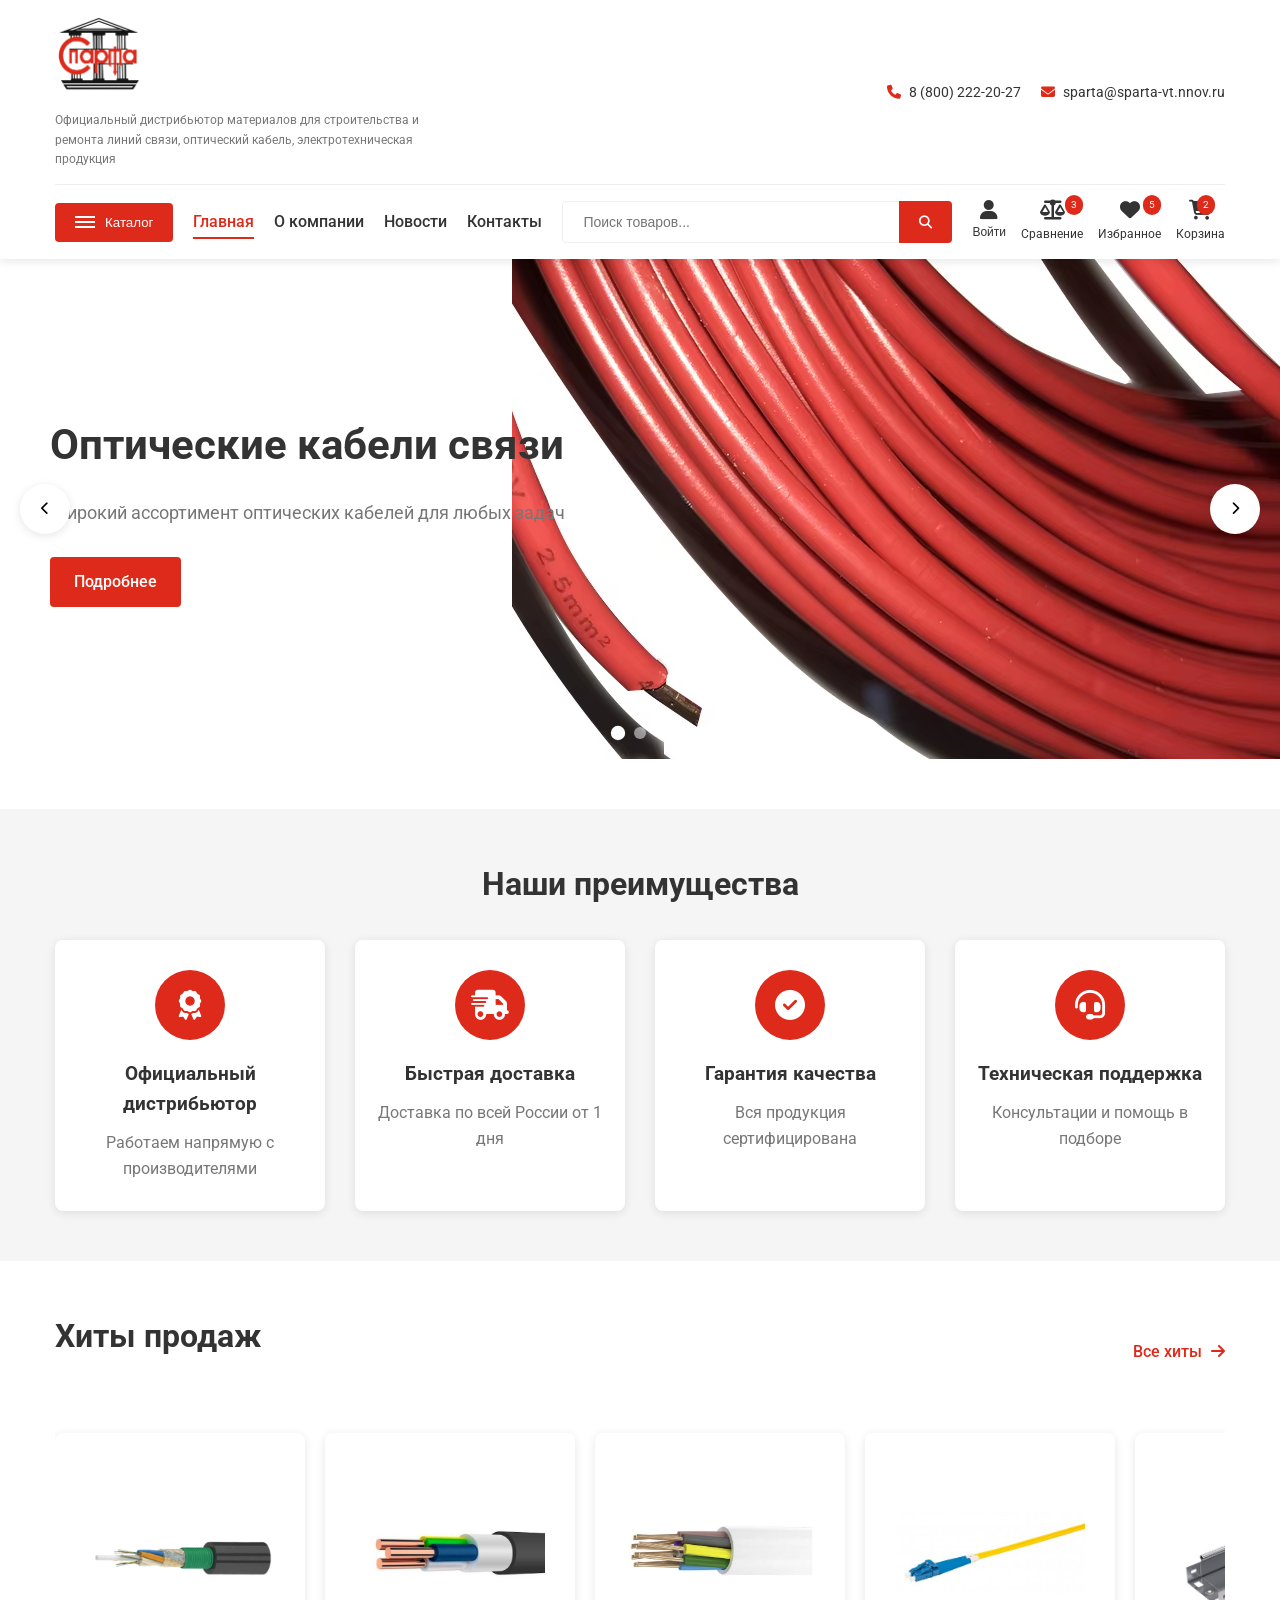
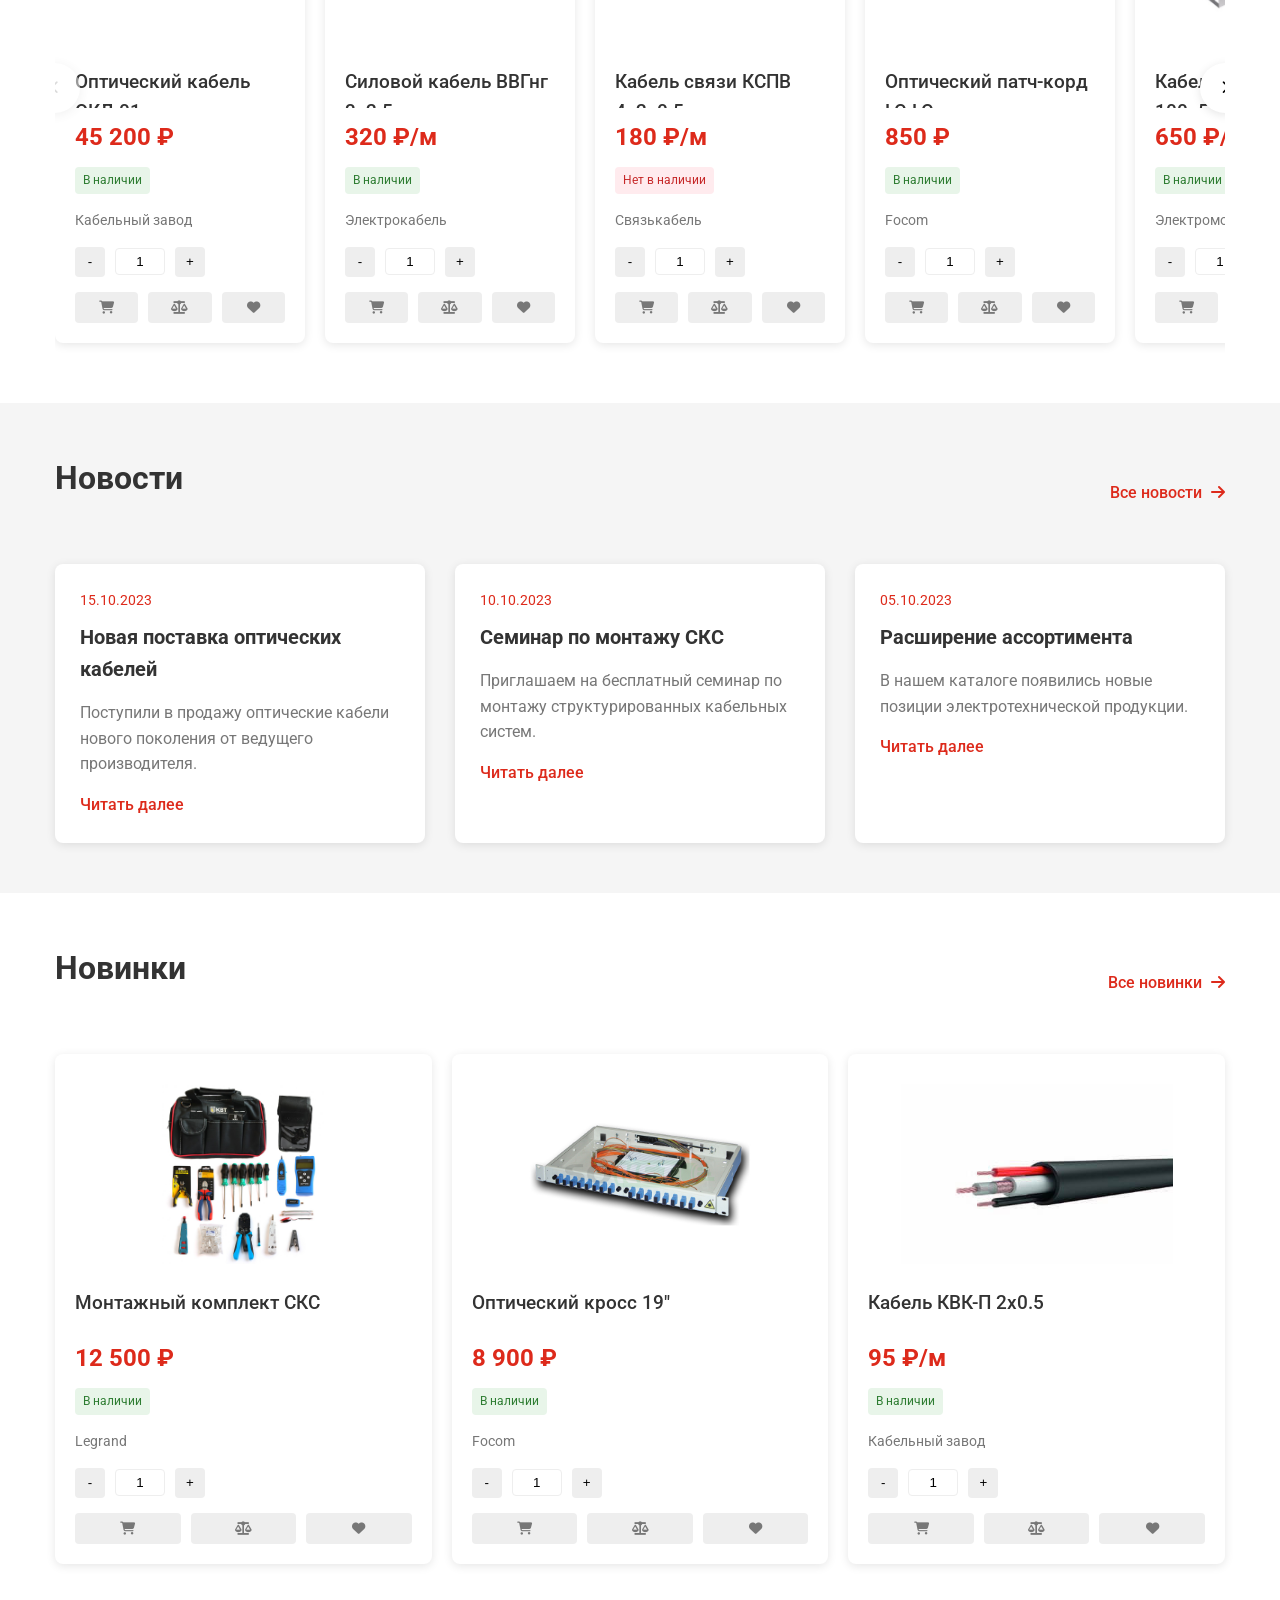
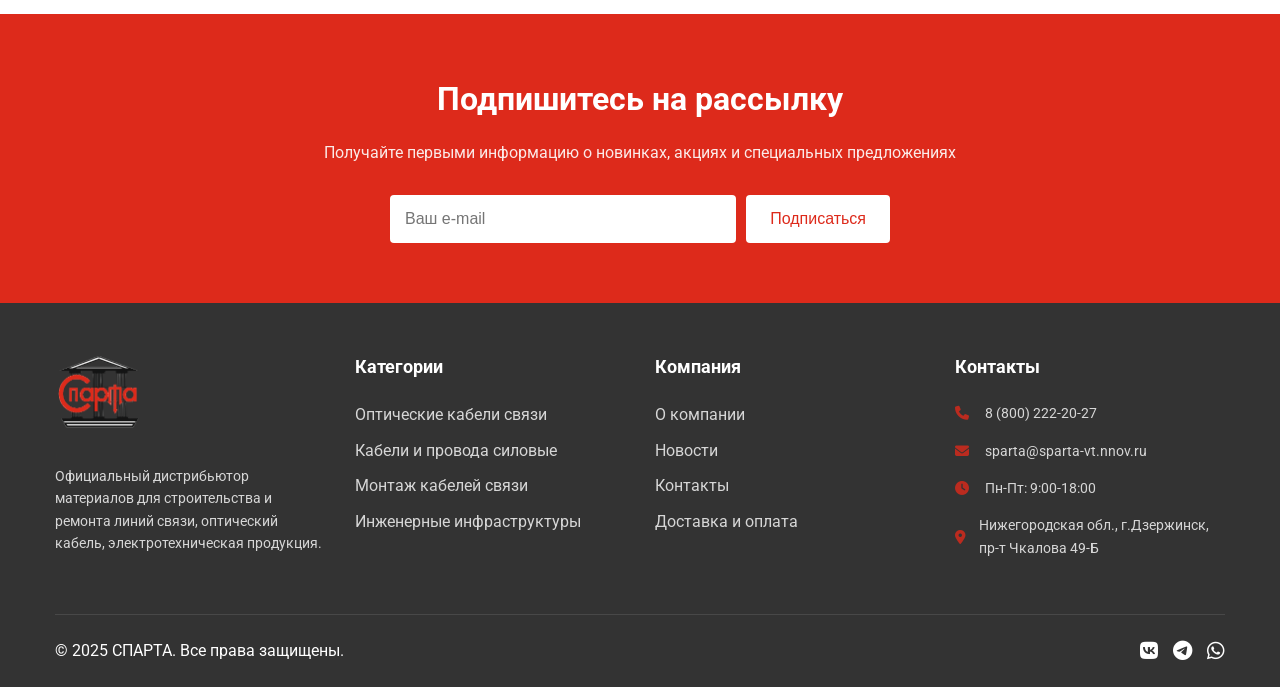
<file: index.html>
<!DOCTYPE html>
<html lang="ru">
<head>
    <meta charset="UTF-8">
    <meta name="viewport" content="width=device-width, initial-scale=1.0">
    <title>СПАРТА - Официальный дистрибьютор материалов для строительства и ремонта линий связи</title>
    <link rel="stylesheet" href="css/style.css">
    <link rel="stylesheet" href="https://cdnjs.cloudflare.com/ajax/libs/font-awesome/6.4.0/css/all.min.css">
    <link href="https://fonts.googleapis.com/css2?family=Roboto:wght@300;400;500;700&display=swap" rel="stylesheet">
</head>
<body>
    <header class="header">
        <div class="container">
            <div class="header-top">
                <div class="logo-area">
                    <a href="index.html" class="logo">
                        <div class="logo-img">
                            <span class="logo-fire"><img src="images/logo.png" alt="" height="80px" width=""></span>
                        </div>
                        <div class="logo-subtitle">Официальный дистрибьютор материалов для строительства и ремонта линий связи, оптический кабель, электротехническая продукция</div>
                    </a>
                </div>
                
                <div class="header-contacts">
                    <div class="contact-phone">
                        <i class="fas fa-phone"></i>
                        <span>8 (800) 222-20-27</span>
                    </div>
                    <div class="contact-email">
                        <i class="fas fa-envelope"></i>
                        <span>sparta@sparta-vt.nnov.ru</span>
                    </div>
                </div>
            </div>
            
            <div class="header-bottom">
                <div class="catalog-menu">
                    <button class="catalog-btn" id="catalogBtn">
                        <div class="burger-icon">
                            <span></span>
                            <span></span>
                            <span></span>
                        </div>
                        <span class="catalog-text">Каталог</span>
                    </button>
                    
                    <div class="catalog-dropdown" id="catalogDropdown">
                        <div class="catalog-categories">
                            <a href="#" class="category-item">
                                <i class="fas fa-satellite-dish"></i>
                                <span>Инженерные инфраструктуры связи, энергетики, водоотведения</span>
                            </a>
                            <a href="#" class="category-item">
                                <i class="fas fa-bolt"></i>
                                <span>Монтаж кабелей связи и энергетики</span>
                            </a>
                            <a href="#" class="category-item">
                                <i class="fas fa-fiber"></i>
                                <span>Оптические кабели связи</span>
                            </a>
                            <a href="#" class="category-item">
                                <i class="fas fa-bolt"></i>
                                <span>Кабели и провода силовые</span>
                            </a>
                            <a href="#" class="category-item">
                                <i class="fas fa-wrench"></i>
                                <span>Монтаж оптических кабелей связи</span>
                            </a>
                            <a href="#" class="category-item">
                                <i class="fas fa-network-wired"></i>
                                <span>Монтаж структурированных кабельных систем</span>
                            </a>
                        </div>
                    </div>
                </div>
                
                <nav class="main-nav">
                    <ul>
                        <li><a href="index.html" class="active">Главная</a></li>
                        <li><a href="about.html">О компании</a></li>
                        <li><a href="news.html">Новости</a></li>
                        <li><a href="contacts.html">Контакты</a></li>
                    </ul>
                </nav>
                
                <div class="search-container">
                    <input type="text" class="search-input" placeholder="Поиск товаров...">
                    <button class="search-btn"><i class="fas fa-search"></i></button>
                </div>

                <div class="user-icons">
                    <button class="icon-btn" id="loginBtn">
                        <i class="fas fa-user"></i>
                        <span class="icon-text">Войти</span>
                    </button>
                    <a href="compare.html" class="icon-btn">
                        <i class="fas fa-balance-scale"></i>
                        <span class="icon-text">Сравнение</span>
                        <span class="icon-counter">3</span>
                    </a>
                    <a href="favorites.html" class="icon-btn">
                        <i class="fas fa-heart"></i>
                        <span class="icon-text">Избранное</span>
                        <span class="icon-counter">5</span>
                    </a>
                    <a href="cart.html" class="icon-btn cart-icon">
                        <i class="fas fa-shopping-cart"></i>
                        <span class="icon-text">Корзина</span>
                        <span class="icon-counter">2</span>
                    </a>
                </div>

                <button class="mobile-menu-btn" id="mobileMenuBtn">
                    <i class="fas fa-bars"></i>
                </button>
            </div>
        </div>

        <div class="mobile-menu" id="mobileMenu">
            <div class="mobile-menu-header">
                <button class="mobile-menu-close" id="mobileMenuClose">
                    <i class="fas fa-times"></i>
                </button>
            </div>
            <nav class="mobile-nav">
                <a href="index.html" class="mobile-nav-item active">Главная</a>
                <a href="about.html" class="mobile-nav-item">О компании</a>
                <a href="news.html" class="mobile-nav-item">Новости</a>
                <a href="contacts.html" class="mobile-nav-item">Контакты</a>
                <a href="cart.html" class="mobile-nav-item">Корзина</a>
                <a href="favorites.html" class="mobile-nav-item">Избранное</a>
                <a href="compare.html" class="mobile-nav-item">Сравнение</a>
            </nav>
        </div>
    </header>

    <div class="modal" id="loginModal">
        <div class="modal-content">
            <button class="modal-close" id="modalClose">
                <i class="fas fa-times"></i>
            </button>
            
            <div class="auth-tabs">
                <button class="auth-tab active" data-tab="login">Вход</button>
                <button class="auth-tab" data-tab="register">Регистрация</button>
            </div>
            
            <div class="auth-content">
                <form class="auth-form active" id="loginForm">
                    <h3>Вход в личный кабинет</h3>
                    <div class="form-group">
                        <input type="email" placeholder="E-mail" required>
                    </div>
                    <div class="form-group">
                        <input type="password" placeholder="Пароль" required>
                    </div>
                    <button type="submit" class="btn btn-primary">Войти</button>
                    <div class="auth-links">
                        <a href="#">Забыли пароль?</a>
                    </div>
                </form>
                
                <form class="auth-form" id="registerForm">
                    <h3>Регистрация</h3>
                    <div class="form-group">
                        <input type="text" placeholder="Имя" required>
                    </div>
                    <div class="form-group">
                        <input type="email" placeholder="E-mail" required>
                    </div>
                    <div class="form-group">
                        <input type="password" placeholder="Пароль" required>
                    </div>
                    <div class="form-group">
                        <input type="password" placeholder="Повторите пароль" required>
                    </div>
                    <div class="form-check">
                        <input type="checkbox" id="agreeTerms" required>
                        <label for="agreeTerms">Я согласен с условиями обработки персональных данных</label>
                    </div>
                    <button type="submit" class="btn btn-primary">Зарегистрироваться</button>
                </form>
            </div>
        </div>
    </div>

    <section class="hero-slider">
        <div class="slider-container">
            <div class="slider-wrapper">
                <div class="slider-slide active">
                    <div class="slide-content">
                        <h1>Оптические кабели связи</h1>
                        <p>Широкий ассортимент оптических кабелей для любых задач</p>
                        <a href="#" class="btn btn-primary">Подробнее</a>
                    </div>
                    <div class="slide-img">
                        <img src="images/H085fd84f6baf44bfba788a9cdb12a1b1i.avif" alt="Оптические кабели связи" >
                    </div>
                </div>
                
                <div class="slider-slide">
                    <div class="slide-content">
                        <h1>Электротехническая продукция</h1>
                        <p>Качественные материалы для строительства и ремонта линий связи</p>
                        <a href="#" class="btn btn-primary">Подробнее</a>
                    </div>
                    <div class="slide-img">
                        <img src="images/pngtree-isolated-cordless-power-drill-with-black-and-red-design-on-transparent-png-image_13647935.png" alt="Электротехническая продукция">
                    </div>
                </div>
                
                <div class="slider-slide">
                    <div class="slide-content">
                        <h1>Монтажные материалы</h1>
                        <p>Все для монтажа кабельных систем и инфраструктуры</p>
                        <a href="#" class="btn btn-primary">Подробнее</a>
                    </div>
                    <div class="slide-img">
                        <img src="images/kirpich-kolomna-ramenskoe.png" alt="Монтажные материалы">
                    </div>
                </div>
            </div>
            
            <button class="slider-btn prev-btn" id="prevBtn">
                <i class="fas fa-chevron-left"></i>
            </button>
            <button class="slider-btn next-btn" id="nextBtn">
                <i class="fas fa-chevron-right"></i>
            </button>
            
            <div class="slider-dots">
                <span class="dot active" data-slide="0"></span>
                <span class="dot" data-slide="1"></span>
                <span class="dot" data-slide="2"></span>
            </div>
        </div>
    </section>

    <section class="advantages">
        <div class="container">
            <h2 class="section-title">Наши преимущества</h2>
            <div class="advantages-grid">
                <div class="advantage-card">
                    <div class="advantage-icon">
                        <i class="fas fa-award"></i>
                    </div>
                    <h3>Официальный дистрибьютор</h3>
                    <p>Работаем напрямую с производителями</p>
                </div>
                
                <div class="advantage-card">
                    <div class="advantage-icon">
                        <i class="fas fa-shipping-fast"></i>
                    </div>
                    <h3>Быстрая доставка</h3>
                    <p>Доставка по всей России от 1 дня</p>
                </div>
                
                <div class="advantage-card">
                    <div class="advantage-icon">
                        <i class="fas fa-check-circle"></i>
                    </div>
                    <h3>Гарантия качества</h3>
                    <p>Вся продукция сертифицирована</p>
                </div>
                
                <div class="advantage-card">
                    <div class="advantage-icon">
                        <i class="fas fa-headset"></i>
                    </div>
                    <h3>Техническая поддержка</h3>
                    <p>Консультации и помощь в подборе</p>
                </div>
            </div>
        </div>
    </section>

    <section class="featured-products">
        <div class="container">
            <div class="section-header">
                <h2 class="section-title">Хиты продаж</h2>
                <a href="#" class="view-all">Все хиты <i class="fas fa-arrow-right"></i></a>
            </div>
            
            <div class="products-slider">
                <div class="products-container" id="featuredProducts">
                </div>
                
                <button class="slider-btn products-prev" id="productsPrev">
                    <i class="fas fa-chevron-left"></i>
                </button>
                <button class="slider-btn products-next" id="productsNext">
                    <i class="fas fa-chevron-right"></i>
                </button>
            </div>
        </div>
    </section>

    <section class="news">
        <div class="container">
            <div class="section-header">
                <h2 class="section-title">Новости</h2>
                <a href="news.html" class="view-all">Все новости <i class="fas fa-arrow-right"></i></a>
            </div>
            
            <div class="news-grid">
                <div class="news-card">
                    <div class="news-date">15.10.2023</div>
                    <h3 class="news-title">Новая поставка оптических кабелей</h3>
                    <p class="news-excerpt">Поступили в продажу оптические кабели нового поколения от ведущего производителя.</p>
                    <a href="#" class="news-link">Читать далее</a>
                </div>
                
                <div class="news-card">
                    <div class="news-date">10.10.2023</div>
                    <h3 class="news-title">Семинар по монтажу СКС</h3>
                    <p class="news-excerpt">Приглашаем на бесплатный семинар по монтажу структурированных кабельных систем.</p>
                    <a href="#" class="news-link">Читать далее</a>
                </div>
                
                <div class="news-card">
                    <div class="news-date">05.10.2023</div>
                    <h3 class="news-title">Расширение ассортимента</h3>
                    <p class="news-excerpt">В нашем каталоге появились новые позиции электротехнической продукции.</p>
                    <a href="#" class="news-link">Читать далее</a>
                </div>
            </div>
        </div>
    </section>

    <section class="new-products">
        <div class="container">
            <div class="section-header">
                <h2 class="section-title">Новинки</h2>
                <a href="#" class="view-all">Все новинки <i class="fas fa-arrow-right"></i></a>
            </div>
            
            <div class="products-grid">
            </div>
        </div>
    </section>

    <section class="newsletter">
        <div class="container">
            <div class="newsletter-content">
                <h2>Подпишитесь на рассылку</h2>
                <p>Получайте первыми информацию о новинках, акциях и специальных предложениях</p>
                <form class="newsletter-form">
                    <input type="email" placeholder="Ваш e-mail" required>
                    <button type="submit" class="btn btn-primary">Подписаться</button>
                </form>
            </div>
        </div>
    </section>

    <footer class="footer">
        <div class="container">
            <div class="footer-grid">
                <div class="footer-col">
                    <div class="footer-logo">
                        <span class="logo-fire"><img src="images/logo.png" alt="" height="80px"></span>
                    </div>
                    <p class="footer-description">Официальный дистрибьютор материалов для строительства и ремонта линий связи, оптический кабель, электротехническая продукция.</p>
                </div>
                
                <div class="footer-col">
                    <h3>Категории</h3>
                    <ul class="footer-links">
                        <li><a href="#">Оптические кабели связи</a></li>
                        <li><a href="#">Кабели и провода силовые</a></li>
                        <li><a href="#">Монтаж кабелей связи</a></li>
                        <li><a href="#">Инженерные инфраструктуры</a></li>
                    </ul>
                </div>
                
                <div class="footer-col">
                    <h3>Компания</h3>
                    <ul class="footer-links">
                        <li><a href="about.html">О компании</a></li>
                        <li><a href="news.html">Новости</a></li>
                        <li><a href="contacts.html">Контакты</a></li>
                        <li><a href="#">Доставка и оплата</a></li>
                    </ul>
                </div>
                
                <div class="footer-col">
                    <h3>Контакты</h3>
                    <div class="footer-contacts">
                        <p><i class="fas fa-phone"></i> 8 (800) 222-20-27</p>
                        <p><i class="fas fa-envelope"></i> sparta@sparta-vt.nnov.ru</p>
                        <p><i class="fas fa-clock"></i> Пн-Пт: 9:00-18:00</p>
                        <p><i class="fas fa-map-marker-alt"></i>Нижегородская обл., г.Дзержинск, пр-т Чкалова 49-Б</p>
                    </div>
                </div>
            </div>
            
            <div class="footer-bottom">
                <p>&copy; 2025 СПАРТА. Все права защищены.</p>
                <div class="footer-social">
                    <a href="#"><i class="fab fa-vk"></i></a>
                    <a href="#"><i class="fab fa-telegram"></i></a>
                    <a href="#"><i class="fab fa-whatsapp"></i></a>
                </div>
            </div>
        </div>
    </footer>

    <script src="js/script.js"></script>
</body>
</html>
</file>
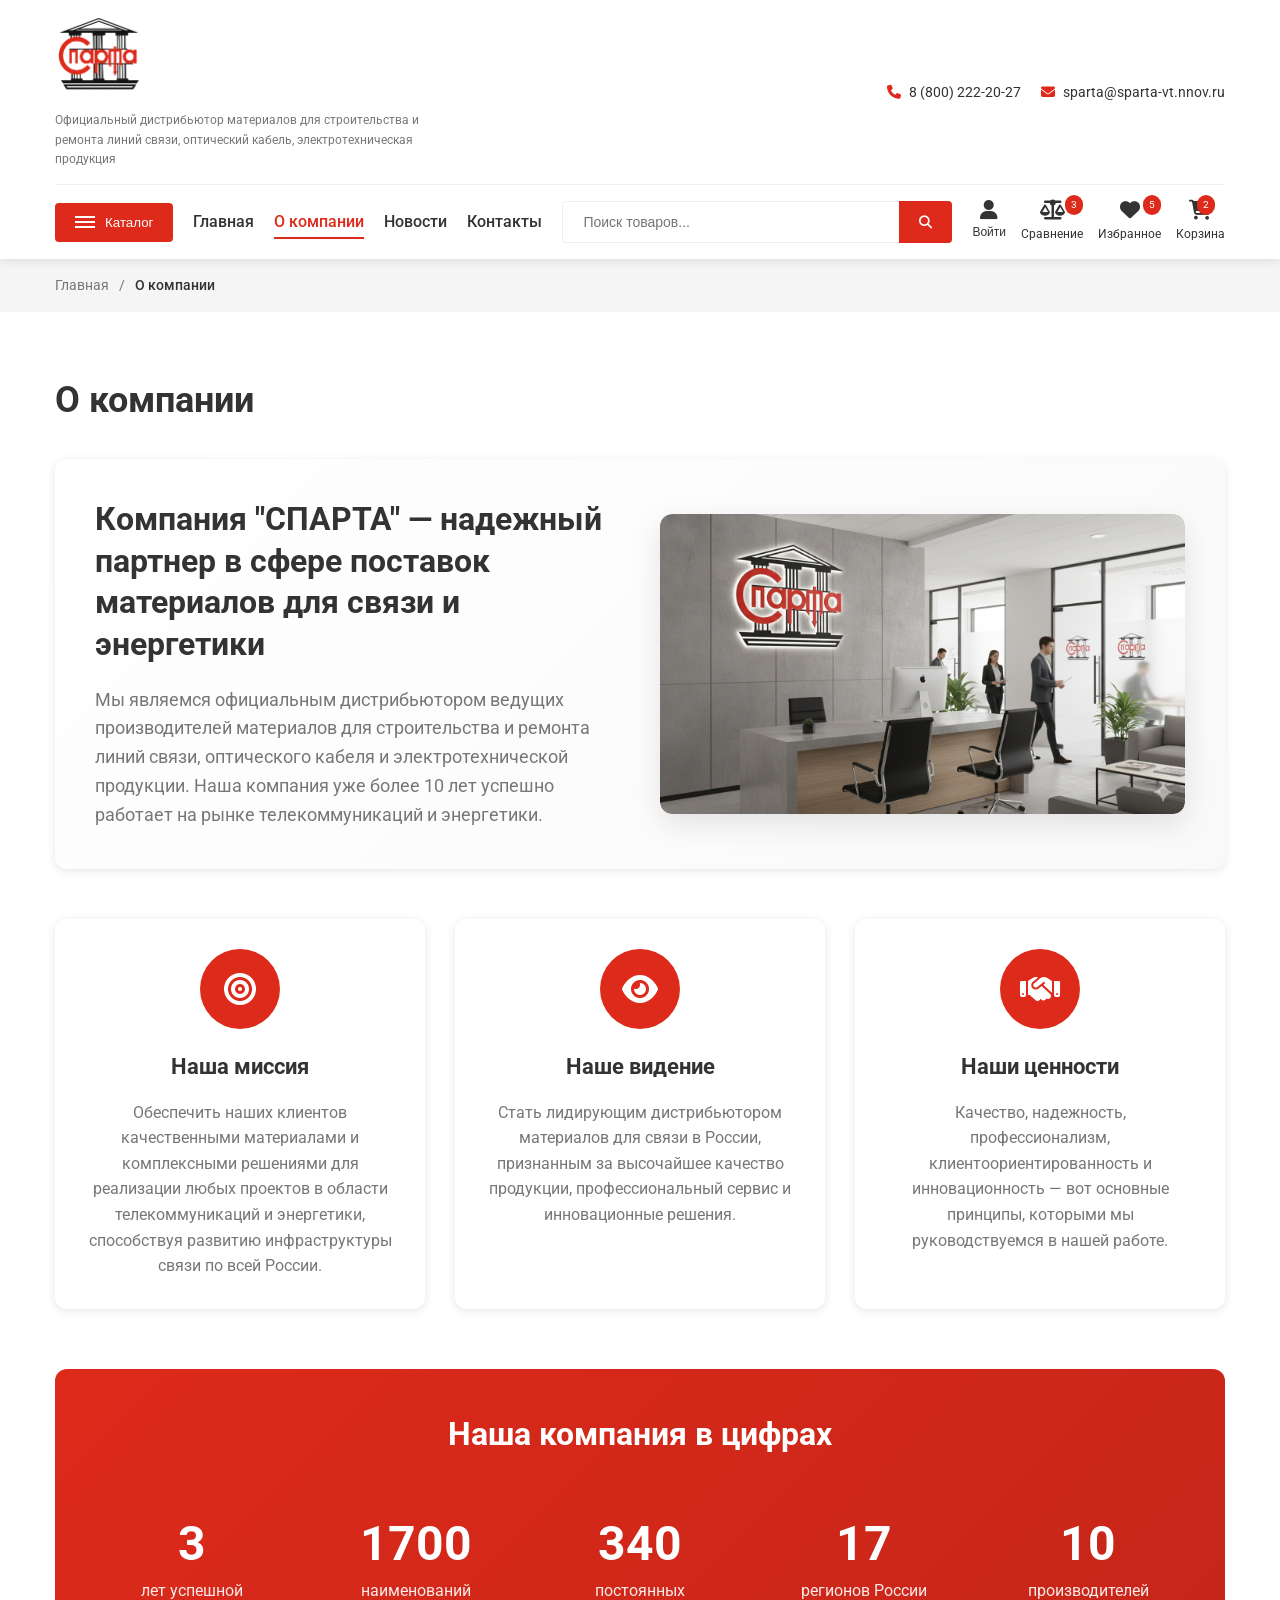
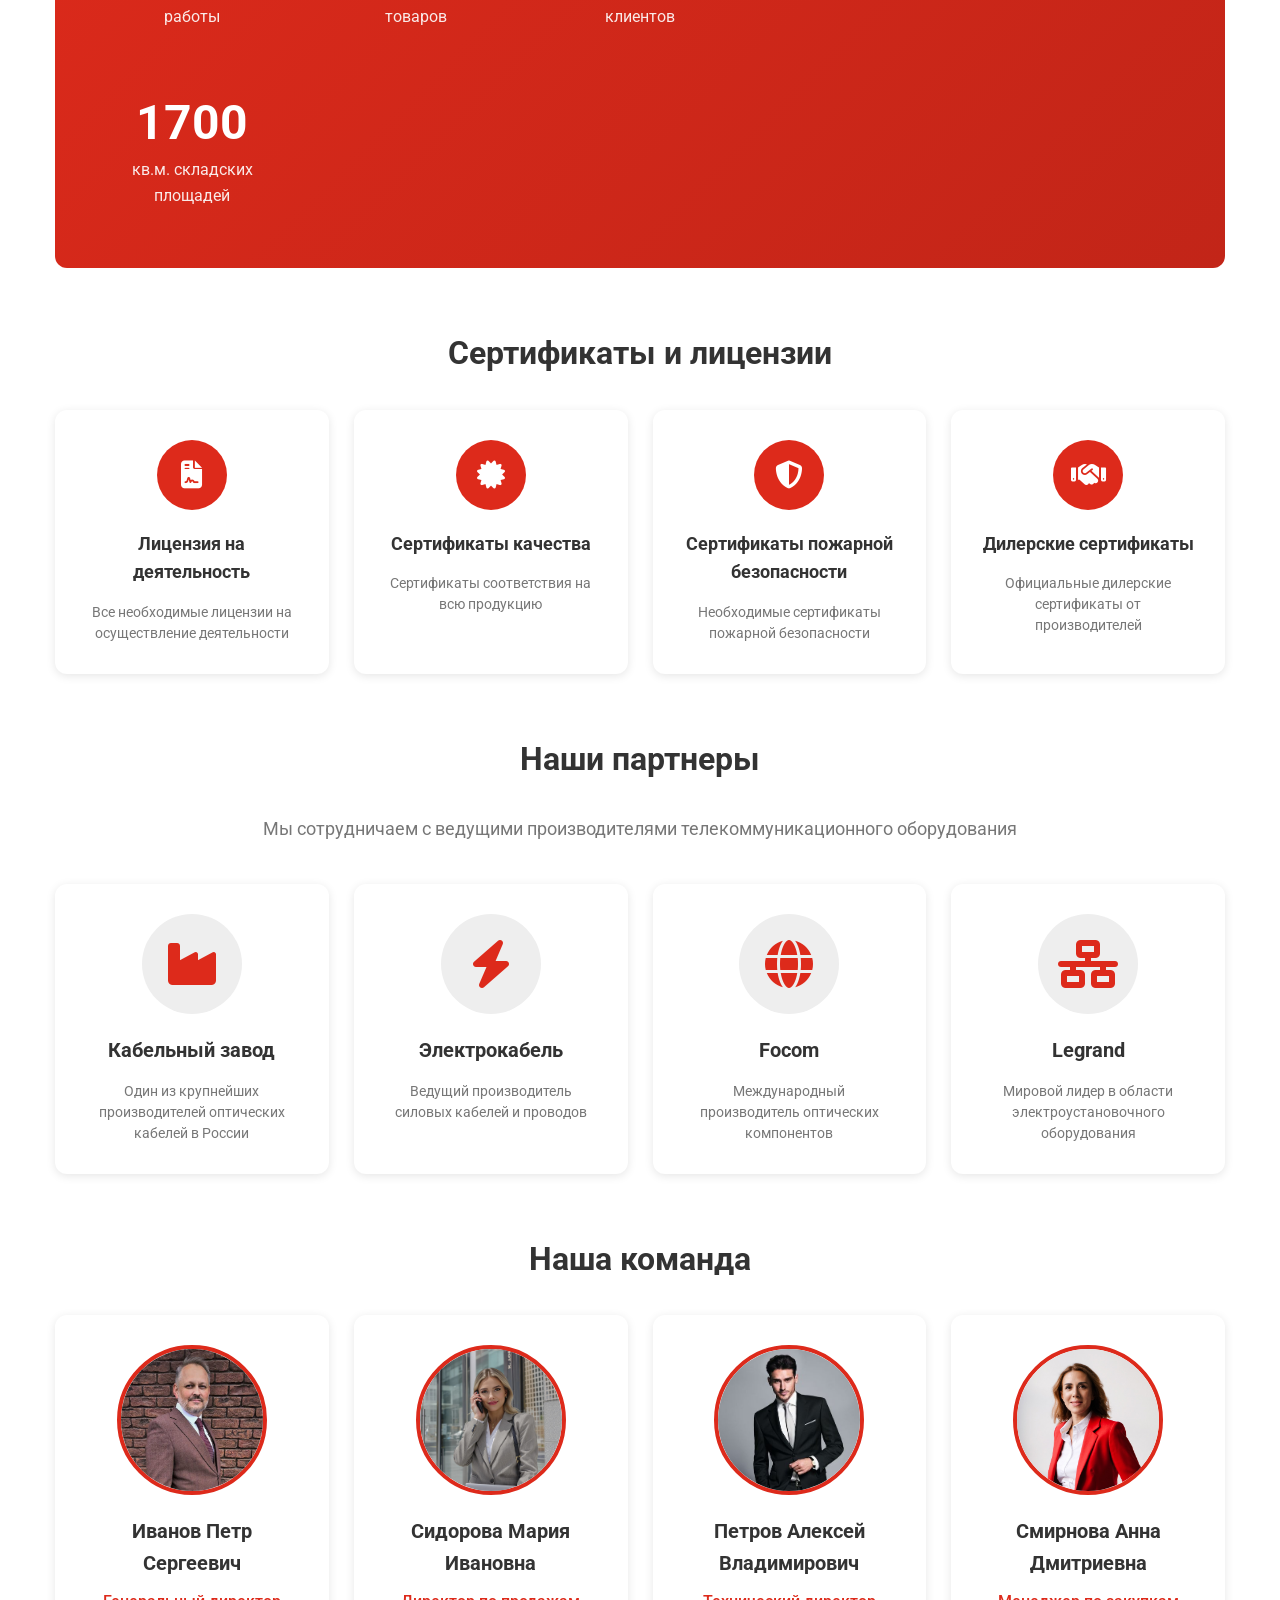
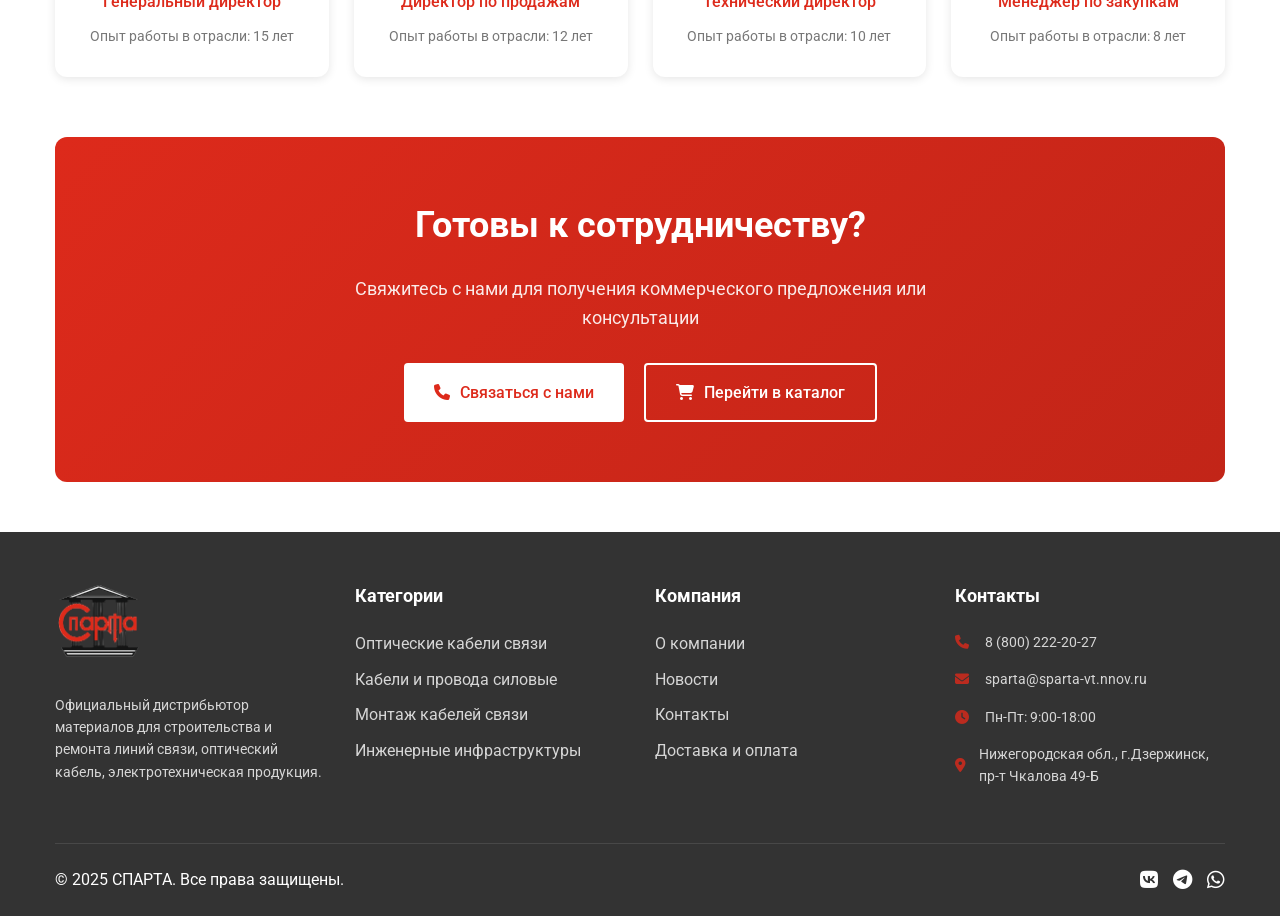
<file: about.html>
<!DOCTYPE html>
<html lang="ru">
<head>
    <meta charset="UTF-8">
    <meta name="viewport" content="width=device-width, initial-scale=1.0">
    <title>О компании - СПАРТА</title>
    <link rel="stylesheet" href="css/style.css">
    <link rel="stylesheet" href="https://cdnjs.cloudflare.com/ajax/libs/font-awesome/6.4.0/css/all.min.css">
    <link href="https://fonts.googleapis.com/css2?family=Roboto:wght@300;400;500;700&display=swap" rel="stylesheet">
</head>
<body>
    <header class="header">
        <div class="container">
            <div class="header-top">
                <div class="logo-area">
                    <a href="index.html" class="logo">
                        <div class="logo-img">
                            <span class="logo-fire"><img src="images/logo.png" alt="" height="80px" width=""></span>
                        </div>
                        <div class="logo-subtitle">Официальный дистрибьютор материалов для строительства и ремонта линий связи, оптический кабель, электротехническая продукция</div>
                    </a>
                </div>
                
                <div class="header-contacts">
                    <div class="contact-phone">
                        <i class="fas fa-phone"></i>
                        <span>8 (800) 222-20-27</span>
                    </div>
                    <div class="contact-email">
                        <i class="fas fa-envelope"></i>
                        <span>sparta@sparta-vt.nnov.ru</span>
                    </div>
                </div>
            </div>
            
            <div class="header-bottom">
                <div class="catalog-menu">
                    <button class="catalog-btn" id="catalogBtn">
                        <div class="burger-icon">
                            <span></span>
                            <span></span>
                            <span></span>
                        </div>
                        <span class="catalog-text">Каталог</span>
                    </button>
                    
                    <div class="catalog-dropdown" id="catalogDropdown">
                        <div class="catalog-categories">
                            <a href="#" class="category-item">
                                <i class="fas fa-satellite-dish"></i>
                                <span>Инженерные инфраструктуры связи, энергетики, водоотведения</span>
                            </a>
                            <a href="#" class="category-item">
                                <i class="fas fa-bolt"></i>
                                <span>Монтаж кабелей связи и энергетики</span>
                            </a>
                            <a href="#" class="category-item">
                                <i class="fas fa-fiber"></i>
                                <span>Оптические кабели связи</span>
                            </a>
                            <a href="#" class="category-item">
                                <i class="fas fa-bolt"></i>
                                <span>Кабели и провода силовые</span>
                            </a>
                            <a href="#" class="category-item">
                                <i class="fas fa-wrench"></i>
                                <span>Монтаж оптических кабелей связи</span>
                            </a>
                            <a href="#" class="category-item">
                                <i class="fas fa-network-wired"></i>
                                <span>Монтаж структурированных кабельных систем</span>
                            </a>
                        </div>
                    </div>
                </div>

                <nav class="main-nav">
                    <ul>
                        <li><a href="index.html">Главная</a></li>
                        <li><a href="about.html" class="active">О компании</a></li>
                        <li><a href="news.html">Новости</a></li>
                        <li><a href="contacts.html">Контакты</a></li>
                    </ul>
                </nav>

                <div class="search-container">
                    <input type="text" class="search-input" placeholder="Поиск товаров...">
                    <button class="search-btn"><i class="fas fa-search"></i></button>
                </div>

                <div class="user-icons">
                    <button class="icon-btn" id="loginBtn">
                        <i class="fas fa-user"></i>
                        <span class="icon-text">Войти</span>
                    </button>
                    <a href="compare.html" class="icon-btn">
                        <i class="fas fa-balance-scale"></i>
                        <span class="icon-text">Сравнение</span>
                        <span class="icon-counter">3</span>
                    </a>
                    <a href="favorites.html" class="icon-btn">
                        <i class="fas fa-heart"></i>
                        <span class="icon-text">Избранное</span>
                        <span class="icon-counter">5</span>
                    </a>
                    <a href="cart.html" class="icon-btn cart-icon">
                        <i class="fas fa-shopping-cart"></i>
                        <span class="icon-text">Корзина</span>
                        <span class="icon-counter">2</span>
                    </a>
                </div>

                <button class="mobile-menu-btn" id="mobileMenuBtn">
                    <i class="fas fa-bars"></i>
                </button>
            </div>
        </div>

        <div class="mobile-menu" id="mobileMenu">
            <div class="mobile-menu-header">
                <button class="mobile-menu-close" id="mobileMenuClose">
                    <i class="fas fa-times"></i>
                </button>
            </div>
            <nav class="mobile-nav">
                <a href="index.html" class="mobile-nav-item ">Главная</a>
                <a href="about.html" class="mobile-nav-item active">О компании</a>
                <a href="news.html" class="mobile-nav-item">Новости</a>
                <a href="contacts.html" class="mobile-nav-item">Контакты</a>
                <a href="cart.html" class="mobile-nav-item">Корзина</a>
                <a href="favorites.html" class="mobile-nav-item">Избранное</a>
                <a href="compare.html" class="mobile-nav-item">Сравнение</a>
            </nav>
        </div>
    </header>

    <div class="modal" id="loginModal">
        <div class="modal-content">
            <button class="modal-close" id="modalClose">
                <i class="fas fa-times"></i>
            </button>
            
            <div class="auth-tabs">
                <button class="auth-tab active" data-tab="login">Вход</button>
                <button class="auth-tab" data-tab="register">Регистрация</button>
            </div>
            
            <div class="auth-content">
                <form class="auth-form active" id="loginForm">
                    <h3>Вход в личный кабинет</h3>
                    <div class="form-group">
                        <input type="email" placeholder="E-mail" required>
                    </div>
                    <div class="form-group">
                        <input type="password" placeholder="Пароль" required>
                    </div>
                    <button type="submit" class="btn btn-primary">Войти</button>
                    <div class="auth-links">
                        <a href="#">Забыли пароль?</a>
                    </div>
                </form>
                
                <form class="auth-form" id="registerForm">
                    <h3>Регистрация</h3>
                    <div class="form-group">
                        <input type="text" placeholder="Имя" required>
                    </div>
                    <div class="form-group">
                        <input type="email" placeholder="E-mail" required>
                    </div>
                    <div class="form-group">
                        <input type="password" placeholder="Пароль" required>
                    </div>
                    <div class="form-group">
                        <input type="password" placeholder="Повторите пароль" required>
                    </div>
                    <div class="form-check">
                        <input type="checkbox" id="agreeTerms" required>
                        <label for="agreeTerms">Я согласен с условиями обработки персональных данных</label>
                    </div>
                    <button type="submit" class="btn btn-primary">Зарегистрироваться</button>
                </form>
            </div>
        </div>
    </div>

    <section class="breadcrumbs">
        <div class="container">
            <nav class="breadcrumb-nav">
                <a href="index.html">Главная</a>
                <span class="separator">/</span>
                <span class="current">О компании</span>
            </nav>
        </div>
    </section>

    <main class="about-page">
        <div class="container">
            <h1 class="page-title">О компании</h1>

            <section class="about-hero">
                <div class="about-hero-content">
                    <h2>Компания "СПАРТА" — надежный партнер в сфере поставок материалов для связи и энергетики</h2>
                    <p>Мы являемся официальным дистрибьютором ведущих производителей материалов для строительства и ремонта линий связи, оптического кабеля и электротехнической продукции. Наша компания уже более 10 лет успешно работает на рынке телекоммуникаций и энергетики.</p>
                </div>
                <div class="about-hero-image">
                    <img src="images/Gemini_Generated_Image_9gz7e19gz7e19gz7.png" alt="" width="300px">
                </div>
            </section>

            <section class="mission-section">
                <div class="mission-card">
                    <div class="mission-icon">
                        <i class="fas fa-bullseye"></i>
                    </div>
                    <h3>Наша миссия</h3>
                    <p>Обеспечить наших клиентов качественными материалами и комплексными решениями для реализации любых проектов в области телекоммуникаций и энергетики, способствуя развитию инфраструктуры связи по всей России.</p>
                </div>
                
                <div class="mission-card">
                    <div class="mission-icon">
                        <i class="fas fa-eye"></i>
                    </div>
                    <h3>Наше видение</h3>
                    <p>Стать лидирующим дистрибьютором материалов для связи в России, признанным за высочайшее качество продукции, профессиональный сервис и инновационные решения.</p>
                </div>
                
                <div class="mission-card">
                    <div class="mission-icon">
                        <i class="fas fa-handshake"></i>
                    </div>
                    <h3>Наши ценности</h3>
                    <p>Качество, надежность, профессионализм, клиентоориентированность и инновационность — вот основные принципы, которыми мы руководствуемся в нашей работе.</p>
                </div>
            </section>

            <section class="stats-section">
                <h2 class="section-title">Наша компания в цифрах</h2>
                
                <div class="stats-grid">
                    <div class="stat-card">
                        <div class="stat-number" data-count="10">0</div>
                        <div class="stat-text">лет успешной работы</div>
                    </div>
                    
                    <div class="stat-card">
                        <div class="stat-number" data-count="5000">0</div>
                        <div class="stat-text">наименований товаров</div>
                    </div>
                    
                    <div class="stat-card">
                        <div class="stat-number" data-count="1000">0</div>
                        <div class="stat-text">постоянных клиентов</div>
                    </div>
                    
                    <div class="stat-card">
                        <div class="stat-number" data-count="50">0</div>
                        <div class="stat-text">регионов России</div>
                    </div>
                    
                    <div class="stat-card">
                        <div class="stat-number" data-count="30">0</div>
                        <div class="stat-text">производителей</div>
                    </div>
                    
                    <div class="stat-card">
                        <div class="stat-number" data-count="5000">0</div>
                        <div class="stat-text">кв.м. складских площадей</div>
                    </div>
                </div>
            </section>

            <section class="certificates-section">
                <h2 class="section-title">Сертификаты и лицензии</h2>
                
                <div class="certificates-grid">
                    <div class="certificate-card">
                        <div class="certificate-icon">
                            <i class="fas fa-file-contract"></i>
                        </div>
                        <h3>Лицензия на деятельность</h3>
                        <p>Все необходимые лицензии на осуществление деятельности</p>
                    </div>
                    
                    <div class="certificate-card">
                        <div class="certificate-icon">
                            <i class="fas fa-certificate"></i>
                        </div>
                        <h3>Сертификаты качества</h3>
                        <p>Сертификаты соответствия на всю продукцию</p>
                    </div>
                    
                    <div class="certificate-card">
                        <div class="certificate-icon">
                            <i class="fas fa-shield-alt"></i>
                        </div>
                        <h3>Сертификаты пожарной безопасности</h3>
                        <p>Необходимые сертификаты пожарной безопасности</p>
                    </div>
                    
                    <div class="certificate-card">
                        <div class="certificate-icon">
                            <i class="fas fa-handshake"></i>
                        </div>
                        <h3>Дилерские сертификаты</h3>
                        <p>Официальные дилерские сертификаты от производителей</p>
                    </div>
                </div>
            </section>

            <section class="partners-section">
                <h2 class="section-title">Наши партнеры</h2>
                <p class="section-subtitle">Мы сотрудничаем с ведущими производителями телекоммуникационного оборудования</p>
                
                <div class="partners-grid">
                    <div class="partner-card">
                        <div class="partner-logo">
                            <i class="fas fa-industry fa-3x"></i>
                        </div>
                        <h3>Кабельный завод</h3>
                        <p>Один из крупнейших производителей оптических кабелей в России</p>
                    </div>
                    
                    <div class="partner-card">
                        <div class="partner-logo">
                            <i class="fas fa-bolt fa-3x"></i>
                        </div>
                        <h3>Электрокабель</h3>
                        <p>Ведущий производитель силовых кабелей и проводов</p>
                    </div>
                    
                    <div class="partner-card">
                        <div class="partner-logo">
                            <i class="fas fa-globe fa-3x"></i>
                        </div>
                        <h3>Focom</h3>
                        <p>Международный производитель оптических компонентов</p>
                    </div>
                    
                    <div class="partner-card">
                        <div class="partner-logo">
                            <i class="fas fa-network-wired fa-3x"></i>
                        </div>
                        <h3>Legrand</h3>
                        <p>Мировой лидер в области электроустановочного оборудования</p>
                    </div>
                </div>
            </section>

            <section class="team-section">
                <h2 class="section-title">Наша команда</h2>
                
                <div class="team-grid">
                    <div class="team-card">
                        <div class="team-photo">
                            <img src="images/2024-05-27_131258.jpg" alt="Иванов Петр Сергеевич" loading="lazy">
                        </div>
                        <h3>Иванов Петр Сергеевич</h3>
                        <p class="team-position">Генеральный директор</p>
                        <p class="team-experience">Опыт работы в отрасли: 15 лет</p>
                    </div>
                    
                    <div class="team-card">
                        <div class="team-photo">
                            <img src="images/Без названия.jpg" alt="Сидорова Мария Ивановна" loading="lazy">
                        </div>
                        <h3>Сидорова Мария Ивановна</h3>
                        <p class="team-position">Директор по продажам</p>
                        <p class="team-experience">Опыт работы в отрасли: 12 лет</p>
                    </div>
                    
                    <div class="team-card">
                        <div class="team-photo">
                            <img src="images/b2m.jpg" alt="Петров Алексей Владимирович" loading="lazy">
                        </div>
                        <h3>Петров Алексей Владимирович</h3>
                        <p class="team-position">Технический директор</p>
                        <p class="team-experience">Опыт работы в отрасли: 10 лет</p>
                    </div>
                    
                    <div class="team-card">
                        <div class="team-photo">
                            <img src="images/delovaja-fotosessija-dlja-zhenschiny-rukovoditelja-1929.jpg" alt="Смирнова Анна Дмитриевна" loading="lazy">
                        </div>
                        <h3>Смирнова Анна Дмитриевна</h3>
                        <p class="team-position">Менеджер по закупкам</p>
                        <p class="team-experience">Опыт работы в отрасли: 8 лет</p>
                    </div>
                </div>
            </section>

            <section class="about-cta">
                <div class="cta-content">
                    <h2>Готовы к сотрудничеству?</h2>
                    <p>Свяжитесь с нами для получения коммерческого предложения или консультации</p>
                    <div class="cta-buttons">
                        <a href="contacts.html" class="btn btn-primary">
                            <i class="fas fa-phone"></i> Связаться с нами
                        </a>
                        <a href="index.html" class="btn btn-secondary">
                            <i class="fas fa-shopping-cart"></i> Перейти в каталог
                        </a>
                    </div>
                </div>
            </section>
        </div>
    </main>

    <footer class="footer">
        <div class="container">
            <div class="footer-grid">
                <div class="footer-col">
                    <div class="footer-logo">
                        <span class="logo-fire"><img src="images/logo.png" alt="" height="80px"></span>
                    </div>
                    <p class="footer-description">Официальный дистрибьютор материалов для строительства и ремонта линий связи, оптический кабель, электротехническая продукция.</p>
                </div>
                
                <div class="footer-col">
                    <h3>Категории</h3>
                    <ul class="footer-links">
                        <li><a href="#">Оптические кабели связи</a></li>
                        <li><a href="#">Кабели и провода силовые</a></li>
                        <li><a href="#">Монтаж кабелей связи</a></li>
                        <li><a href="#">Инженерные инфраструктуры</a></li>
                    </ul>
                </div>
                
                <div class="footer-col">
                    <h3>Компания</h3>
                    <ul class="footer-links">
                        <li><a href="about.html">О компании</a></li>
                        <li><a href="news.html">Новости</a></li>
                        <li><a href="contacts.html">Контакты</a></li>
                        <li><a href="#">Доставка и оплата</a></li>
                    </ul>
                </div>
                
                <div class="footer-col">
                    <h3>Контакты</h3>
                    <div class="footer-contacts">
                        <p><i class="fas fa-phone"></i> 8 (800) 222-20-27</p>
                        <p><i class="fas fa-envelope"></i> sparta@sparta-vt.nnov.ru</p>
                        <p><i class="fas fa-clock"></i> Пн-Пт: 9:00-18:00</p>
                        <p><i class="fas fa-map-marker-alt"></i>Нижегородская обл., г.Дзержинск, пр-т Чкалова 49-Б</p>
                    </div>
                </div>
            </div>
            
            <div class="footer-bottom">
                <p>&copy; 2025 СПАРТА. Все права защищены.</p>
                <div class="footer-social">
                    <a href="#"><i class="fab fa-vk"></i></a>
                    <a href="#"><i class="fab fa-telegram"></i></a>
                    <a href="#"><i class="fab fa-whatsapp"></i></a>
                </div>
            </div>
        </div>
    </footer>
    <script src="js/header.js"></script>
    <script src="js/script.js"></script>
    <script src="js/about.js"></script>
</body>
</html>
</file>
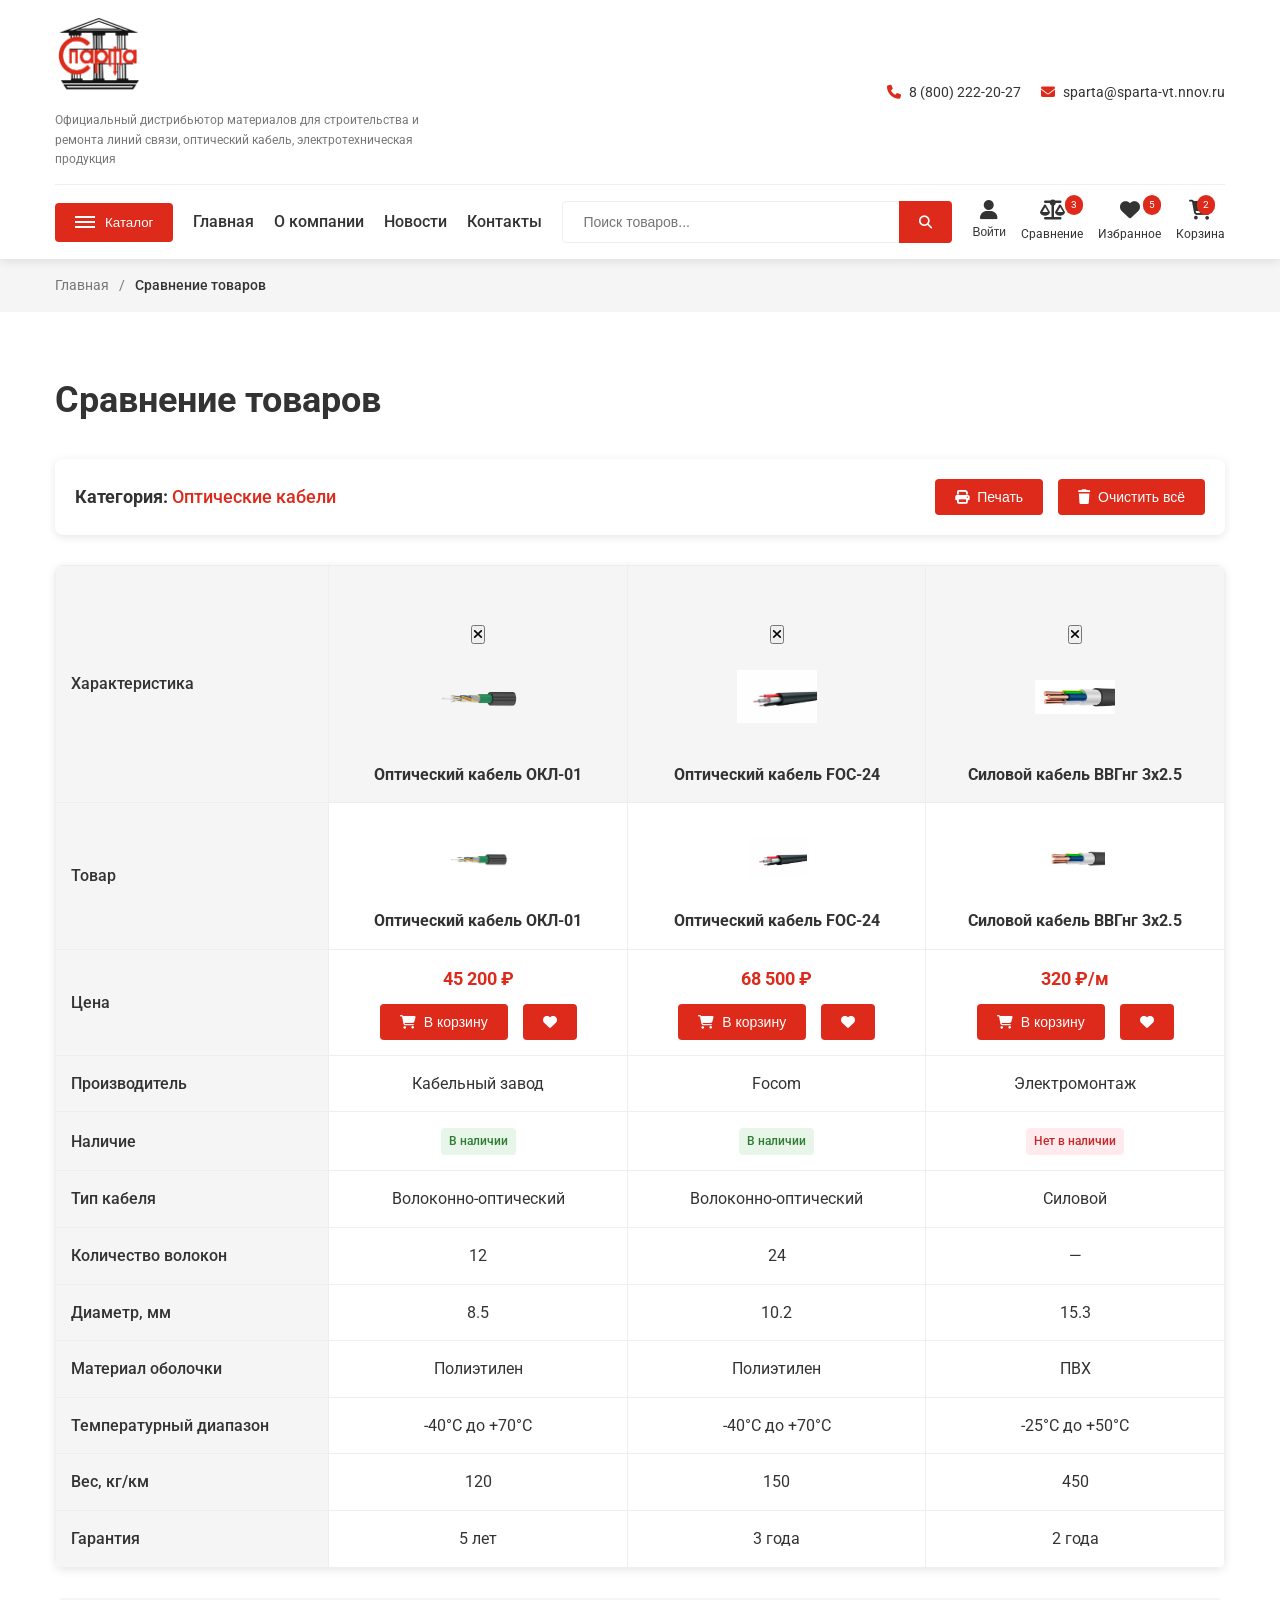
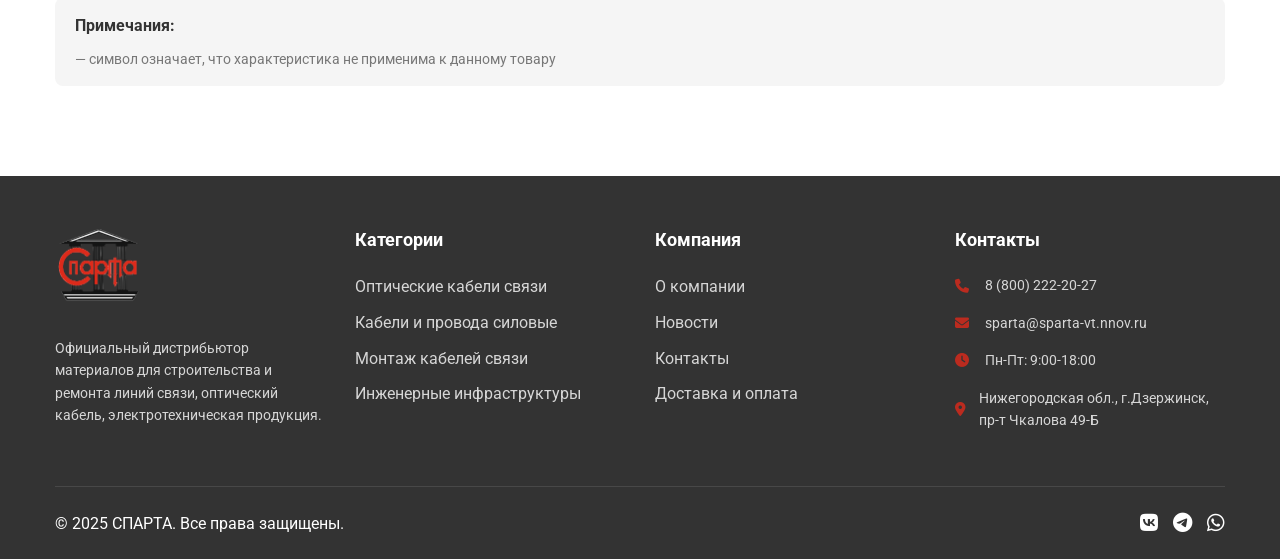
<file: compare.html>
<!DOCTYPE html>
<html lang="ru">
<head>
    <meta charset="UTF-8">
    <meta name="viewport" content="width=device-width, initial-scale=1.0">
    <title>Сравнение товаров - СПАРТА</title>
    <link rel="stylesheet" href="css/style.css">
    <link rel="stylesheet" href="https://cdnjs.cloudflare.com/ajax/libs/font-awesome/6.4.0/css/all.min.css">
    <link href="https://fonts.googleapis.com/css2?family=Roboto:wght@300;400;500;700&display=swap" rel="stylesheet">
</head>
<body>
    <header class="header">
        <div class="container">
            <div class="header-top">
                <div class="logo-area">
                    <a href="index.html" class="logo">
                        <div class="logo-img">
                            <span class="logo-fire"><img src="images/logo.png" alt="" height="80px" width=""></span>
                        </div>
                        <div class="logo-subtitle">Официальный дистрибьютор материалов для строительства и ремонта линий связи, оптический кабель, электротехническая продукция</div>
                    </a>
                </div>
                
                <div class="header-contacts">
                    <div class="contact-phone">
                        <i class="fas fa-phone"></i>
                        <span>8 (800) 222-20-27</span>
                    </div>
                    <div class="contact-email">
                        <i class="fas fa-envelope"></i>
                        <span>sparta@sparta-vt.nnov.ru</span>
                    </div>
                </div>
            </div>
            
            <div class="header-bottom">

                <div class="catalog-menu">
                    <button class="catalog-btn" id="catalogBtn">
                        <div class="burger-icon">
                            <span></span>
                            <span></span>
                            <span></span>
                        </div>
                        <span class="catalog-text">Каталог</span>
                    </button>
                    
                    <div class="catalog-dropdown" id="catalogDropdown">
                        <div class="catalog-categories">
                            <a href="#" class="category-item">
                                <i class="fas fa-satellite-dish"></i>
                                <span>Инженерные инфраструктуры связи, энергетики, водоотведения</span>
                            </a>
                            <a href="#" class="category-item">
                                <i class="fas fa-bolt"></i>
                                <span>Монтаж кабелей связи и энергетики</span>
                            </a>
                            <a href="#" class="category-item">
                                <i class="fas fa-fiber"></i>
                                <span>Оптические кабели связи</span>
                            </a>
                            <a href="#" class="category-item">
                                <i class="fas fa-bolt"></i>
                                <span>Кабели и провода силовые</span>
                            </a>
                            <a href="#" class="category-item">
                                <i class="fas fa-wrench"></i>
                                <span>Монтаж оптических кабелей связи</span>
                            </a>
                            <a href="#" class="category-item">
                                <i class="fas fa-network-wired"></i>
                                <span>Монтаж структурированных кабельных систем</span>
                            </a>
                        </div>
                    </div>
                </div>

                <nav class="main-nav">
                    <ul>
                        <li><a href="index.html">Главная</a></li>
                        <li><a href="about.html" >О компании</a></li>
                        <li><a href="news.html">Новости</a></li>
                        <li><a href="contacts.html">Контакты</a></li>
                    </ul>
                </nav>

                <div class="search-container">
                    <input type="text" class="search-input" placeholder="Поиск товаров...">
                    <button class="search-btn"><i class="fas fa-search"></i></button>
                </div>

                <div class="user-icons">
                    <button class="icon-btn" id="loginBtn">
                        <i class="fas fa-user"></i>
                        <span class="icon-text">Войти</span>
                    </button>
                    <a href="compare.html" class="icon-btn active">
                        <i class="fas fa-balance-scale"></i>
                        <span class="icon-text">Сравнение</span>
                        <span class="icon-counter">3</span>
                    </a>
                    <a href="favorites.html" class="icon-btn">
                        <i class="fas fa-heart"></i>
                        <span class="icon-text">Избранное</span>
                        <span class="icon-counter">5</span>
                    </a>
                    <a href="cart.html" class="icon-btn cart-icon">
                        <i class="fas fa-shopping-cart"></i>
                        <span class="icon-text">Корзина</span>
                        <span class="icon-counter">2</span>
                    </a>
                </div>

                <button class="mobile-menu-btn" id="mobileMenuBtn">
                    <i class="fas fa-bars"></i>
                </button>
            </div>
        </div>

        <div class="mobile-menu" id="mobileMenu">
            <div class="mobile-menu-header">
                <button class="mobile-menu-close" id="mobileMenuClose">
                    <i class="fas fa-times"></i>
                </button>
            </div>
            <nav class="mobile-nav">
                <a href="index.html" class="mobile-nav-item ">Главная</a>
                <a href="about.html" class="mobile-nav-item ">О компании</a>
                <a href="news.html" class="mobile-nav-item">Новости</a>
                <a href="contacts.html" class="mobile-nav-item">Контакты</a>
                <a href="cart.html" class="mobile-nav-item">Корзина</a>
                <a href="favorites.html" class="mobile-nav-item">Избранное</a>
                <a href="compare.html" class="mobile-nav-item active">Сравнение</a>
            </nav>
        </div>
    </header>

    <div class="modal" id="loginModal">
        <div class="modal-content">
            <button class="modal-close" id="modalClose">
                <i class="fas fa-times"></i>
            </button>
            
            <div class="auth-tabs">
                <button class="auth-tab active" data-tab="login">Вход</button>
                <button class="auth-tab" data-tab="register">Регистрация</button>
            </div>
            
            <div class="auth-content">
                <form class="auth-form active" id="loginForm">
                    <h3>Вход в личный кабинет</h3>
                    <div class="form-group">
                        <input type="email" placeholder="E-mail" required>
                    </div>
                    <div class="form-group">
                        <input type="password" placeholder="Пароль" required>
                    </div>
                    <button type="submit" class="btn btn-primary">Войти</button>
                    <div class="auth-links">
                        <a href="#">Забыли пароль?</a>
                    </div>
                </form>
                
                <form class="auth-form" id="registerForm">
                    <h3>Регистрация</h3>
                    <div class="form-group">
                        <input type="text" placeholder="Имя" required>
                    </div>
                    <div class="form-group">
                        <input type="email" placeholder="E-mail" required>
                    </div>
                    <div class="form-group">
                        <input type="password" placeholder="Пароль" required>
                    </div>
                    <div class="form-group">
                        <input type="password" placeholder="Повторите пароль" required>
                    </div>
                    <div class="form-check">
                        <input type="checkbox" id="agreeTerms" required>
                        <label for="agreeTerms">Я согласен с условиями обработки персональных данных</label>
                    </div>
                    <button type="submit" class="btn btn-primary">Зарегистрироваться</button>
                </form>
            </div>
        </div>
    </div>

    <section class="breadcrumbs">
        <div class="container">
            <nav class="breadcrumb-nav">
                <a href="index.html">Главная</a>
                <span class="separator">/</span>
                <span class="current">Сравнение товаров</span>
            </nav>
        </div>
    </section>

    <main class="compare-page">
        <div class="container">
            <h1 class="page-title">Сравнение товаров</h1>
            
            <div class="compare-controls">
                <div class="compare-category">
                    <h3>Категория: <span>Оптические кабели</span></h3>
                </div>
                <div class="compare-actions">
                    <button class="btn btn-secondary print-comparison">
                        <i class="fas fa-print"></i> Печать
                    </button>
                    <button class="btn btn-secondary clear-comparison">
                        <i class="fas fa-trash"></i> Очистить всё
                    </button>
                </div>
            </div>
            
            <div class="compare-table-container">
                <div class="compare-table-wrapper">
                    <table class="compare-table">
                        <thead>
                            <tr>
                                <th class="property-column">Характеристика</th>
                            </tr>
                        </thead>
                        <tbody>
                            <tr class="product-row">
                                <td class="property-column">Товар</td>
                            </tr>
                            <tr class="price-row">
                                <td class="property-column">Цена</td>
                            </tr>
                            <tr>
                                <td class="property-column">Производитель</td>
                                <td>Кабельный завод</td>
                                <td>Focom</td>
                                <td>Электромонтаж</td>
                            </tr>
                            <tr>
                                <td class="property-column">Наличие</td>
                                <td><span class="in-stock">В наличии</span></td>
                                <td><span class="in-stock">В наличии</span></td>
                                <td><span class="out-of-stock">Нет в наличии</span></td>
                            </tr>
                            <tr>
                                <td class="property-column">Тип кабеля</td>
                                <td>Волоконно-оптический</td>
                                <td>Волоконно-оптический</td>
                                <td>Силовой</td>
                            </tr>
                            <tr>
                                <td class="property-column">Количество волокон</td>
                                <td>12</td>
                                <td>24</td>
                                <td>—</td>
                            </tr>
                            <tr>
                                <td class="property-column">Диаметр, мм</td>
                                <td>8.5</td>
                                <td>10.2</td>
                                <td>15.3</td>
                            </tr>
                            <tr>
                                <td class="property-column">Материал оболочки</td>
                                <td>Полиэтилен</td>
                                <td>Полиэтилен</td>
                                <td>ПВХ</td>
                            </tr>
                            <tr>
                                <td class="property-column">Температурный диапазон</td>
                                <td>-40°C до +70°C</td>
                                <td>-40°C до +70°C</td>
                                <td>-25°C до +50°C</td>
                            </tr>
                            <tr>
                                <td class="property-column">Вес, кг/км</td>
                                <td>120</td>
                                <td>150</td>
                                <td>450</td>
                            </tr>
                            <tr>
                                <td class="property-column">Гарантия</td>
                                <td>5 лет</td>
                                <td>3 года</td>
                                <td>2 года</td>
                            </tr>
                        </tbody>
                    </table>
                </div>
            </div>
            
            <div class="compare-notes">
                <h3>Примечания:</h3>
                <p>— символ означает, что характеристика не применима к данному товару</p>
            </div>
        </div>
    </main>
    
    <footer class="footer">
        <div class="container">
            <div class="footer-grid">
                <div class="footer-col">
                    <div class="footer-logo">
                        <span class="logo-fire"><img src="images/logo.png" alt="" height="80px"></span>
                    </div>
                    <p class="footer-description">Официальный дистрибьютор материалов для строительства и ремонта линий связи, оптический кабель, электротехническая продукция.</p>
                </div>
                
                <div class="footer-col">
                    <h3>Категории</h3>
                    <ul class="footer-links">
                        <li><a href="#">Оптические кабели связи</a></li>
                        <li><a href="#">Кабели и провода силовые</a></li>
                        <li><a href="#">Монтаж кабелей связи</a></li>
                        <li><a href="#">Инженерные инфраструктуры</a></li>
                    </ul>
                </div>
                
                <div class="footer-col">
                    <h3>Компания</h3>
                    <ul class="footer-links">
                        <li><a href="about.html">О компании</a></li>
                        <li><a href="news.html">Новости</a></li>
                        <li><a href="contacts.html">Контакты</a></li>
                        <li><a href="#">Доставка и оплата</a></li>
                    </ul>
                </div>
                
                <div class="footer-col">
                    <h3>Контакты</h3>
                    <div class="footer-contacts">
                        <p><i class="fas fa-phone"></i> 8 (800) 222-20-27</p>
                        <p><i class="fas fa-envelope"></i> sparta@sparta-vt.nnov.ru</p>
                        <p><i class="fas fa-clock"></i> Пн-Пт: 9:00-18:00</p>
                        <p><i class="fas fa-map-marker-alt"></i>Нижегородская обл., г.Дзержинск, пр-т Чкалова 49-Б</p>
                    </div>
                </div>
            </div>
            
            <div class="footer-bottom">
                <p>&copy; 2025 СПАРТА. Все права защищены.</p>
                <div class="footer-social">
                    <a href="#"><i class="fab fa-vk"></i></a>
                    <a href="#"><i class="fab fa-telegram"></i></a>
                    <a href="#"><i class="fab fa-whatsapp"></i></a>
                </div>
            </div>
        </div>
    </footer>
    <script src="js/header.js"></script>
    <script src="js/script.js"></script>
    <script src="js/compare.js"></script>
</body>
</html>
</file>
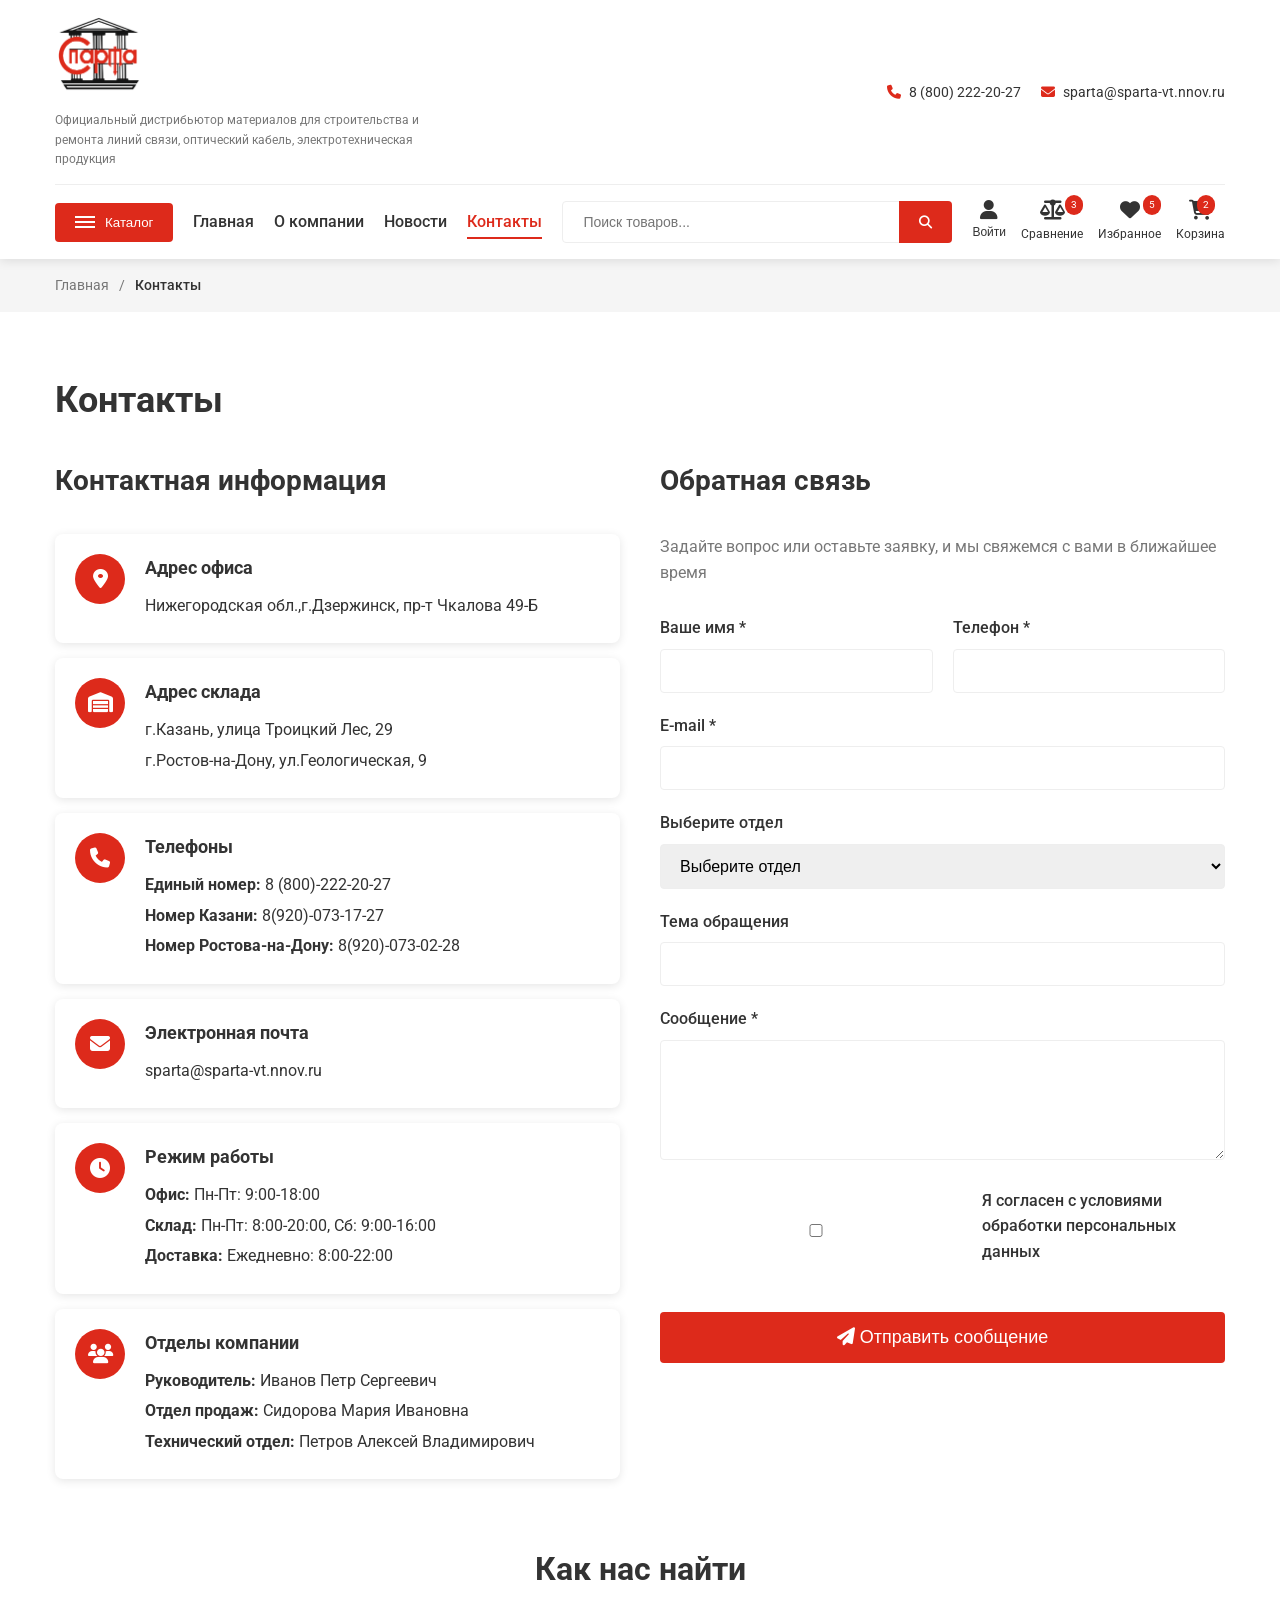
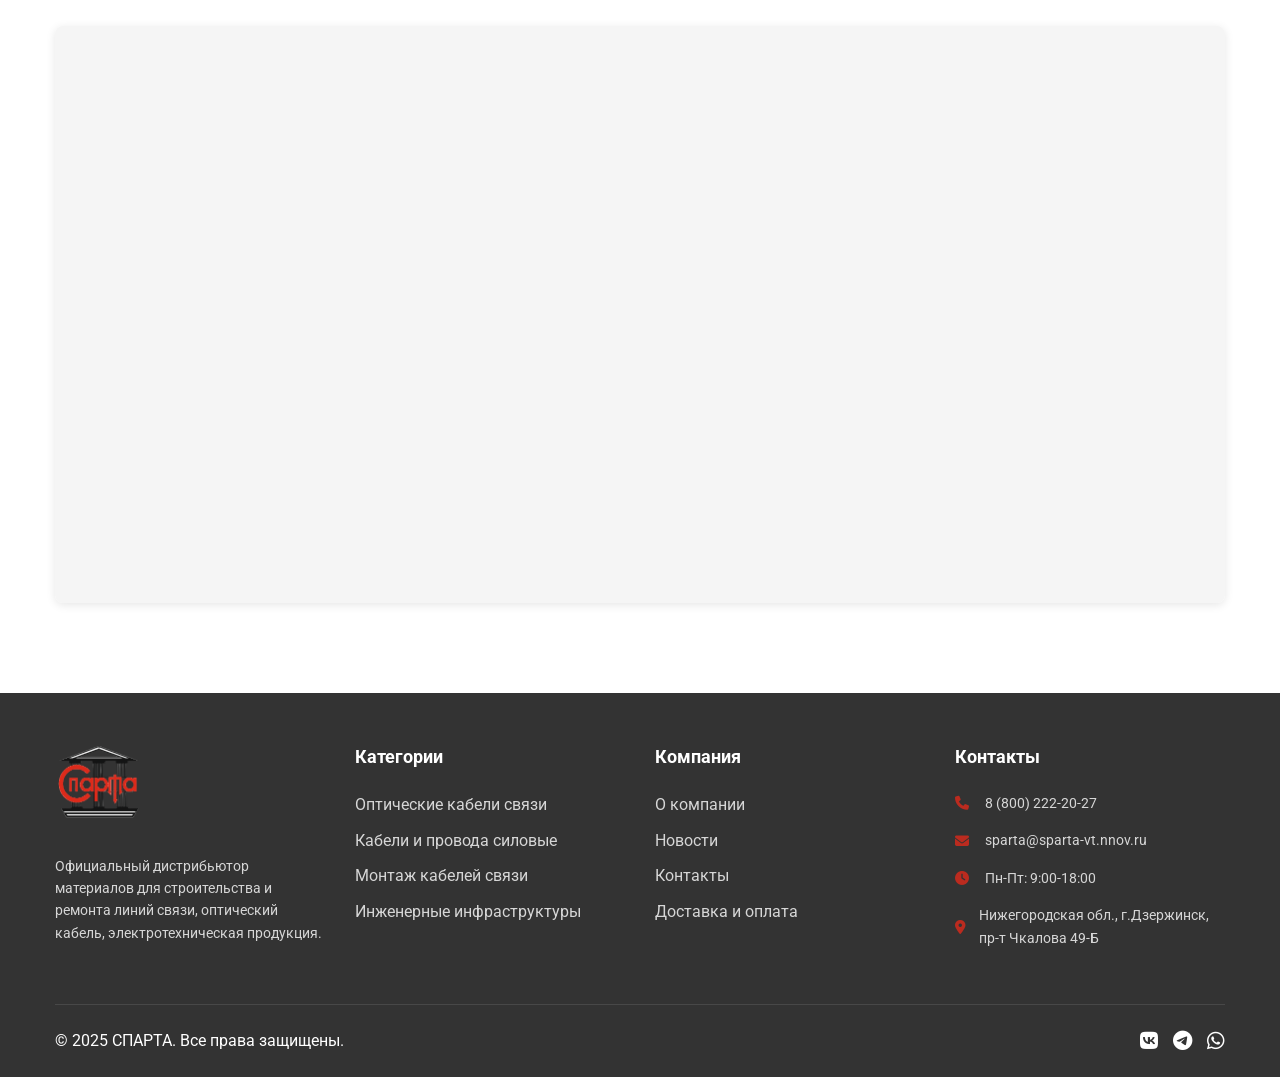
<file: contacts.html>
<!DOCTYPE html>
<html lang="ru">
<head>
    <meta charset="UTF-8">
    <meta name="viewport" content="width=device-width, initial-scale=1.0">
    <title>Контакты - СПАРТА</title>
    <link rel="stylesheet" href="css/style.css">
    <link rel="stylesheet" href="https://cdnjs.cloudflare.com/ajax/libs/font-awesome/6.4.0/css/all.min.css">
    <link href="https://fonts.googleapis.com/css2?family=Roboto:wght@300;400;500;700&display=swap" rel="stylesheet">
</head>
<body>
    <header class="header">
        <div class="container">
            <div class="header-top">
                <div class="logo-area">
                    <a href="index.html" class="logo">
                        <div class="logo-img">
                            <span class="logo-fire"><img src="images/logo.png" alt="" height="80px" width=""></span>
                        </div>
                        <div class="logo-subtitle">Официальный дистрибьютор материалов для строительства и ремонта линий связи, оптический кабель, электротехническая продукция</div>
                    </a>
                </div>
                
                <div class="header-contacts">
                    <div class="contact-phone">
                        <i class="fas fa-phone"></i>
                        <span>8 (800) 222-20-27</span>
                    </div>
                    <div class="contact-email">
                        <i class="fas fa-envelope"></i>
                        <span>sparta@sparta-vt.nnov.ru</span>
                    </div>
                </div>
            </div>
            
            <div class="header-bottom">
                <div class="catalog-menu">
                    <button class="catalog-btn" id="catalogBtn">
                        <div class="burger-icon">
                            <span></span>
                            <span></span>
                            <span></span>
                        </div>
                        <span class="catalog-text">Каталог</span>
                    </button>
                    
                    <div class="catalog-dropdown" id="catalogDropdown">
                        <div class="catalog-categories">
                            <a href="#" class="category-item">
                                <i class="fas fa-satellite-dish"></i>
                                <span>Инженерные инфраструктуры связи, энергетики, водоотведения</span>
                            </a>
                            <a href="#" class="category-item">
                                <i class="fas fa-bolt"></i>
                                <span>Монтаж кабелей связи и энергетики</span>
                            </a>
                            <a href="#" class="category-item">
                                <i class="fas fa-fiber"></i>
                                <span>Оптические кабели связи</span>
                            </a>
                            <a href="#" class="category-item">
                                <i class="fas fa-bolt"></i>
                                <span>Кабели и провода силовые</span>
                            </a>
                            <a href="#" class="category-item">
                                <i class="fas fa-wrench"></i>
                                <span>Монтаж оптических кабелей связи</span>
                            </a>
                            <a href="#" class="category-item">
                                <i class="fas fa-network-wired"></i>
                                <span>Монтаж структурированных кабельных систем</span>
                            </a>
                        </div>
                    </div>
                </div>

                <nav class="main-nav">
                    <ul>
                        <li><a href="index.html">Главная</a></li>
                        <li><a href="about.html" >О компании</a></li>
                        <li><a href="news.html">Новости</a></li>
                        <li><a href="contacts.html" class="active">Контакты</a></li>
                    </ul>
                </nav>

                <div class="search-container">
                    <input type="text" class="search-input" placeholder="Поиск товаров...">
                    <button class="search-btn"><i class="fas fa-search"></i></button>
                </div>

                <div class="user-icons">
                    <button class="icon-btn" id="loginBtn">
                        <i class="fas fa-user"></i>
                        <span class="icon-text">Войти</span>
                    </button>
                    <a href="compare.html" class="icon-btn">
                        <i class="fas fa-balance-scale"></i>
                        <span class="icon-text">Сравнение</span>
                        <span class="icon-counter">3</span>
                    </a>
                    <a href="favorites.html" class="icon-btn">
                        <i class="fas fa-heart"></i>
                        <span class="icon-text">Избранное</span>
                        <span class="icon-counter">5</span>
                    </a>
                    <a href="cart.html" class="icon-btn cart-icon">
                        <i class="fas fa-shopping-cart"></i>
                        <span class="icon-text">Корзина</span>
                        <span class="icon-counter">2</span>
                    </a>
                </div>

                <button class="mobile-menu-btn" id="mobileMenuBtn">
                    <i class="fas fa-bars"></i>
                </button>
            </div>
        </div>

        <div class="mobile-menu" id="mobileMenu">
            <div class="mobile-menu-header">
                <button class="mobile-menu-close" id="mobileMenuClose">
                    <i class="fas fa-times"></i>
                </button>
            </div>
            <nav class="mobile-nav">
                <a href="index.html" class="mobile-nav-item ">Главная</a>
                <a href="about.html" class="mobile-nav-item ">О компании</a>
                <a href="news.html" class="mobile-nav-item">Новости</a>
                <a href="contacts.html" class="mobile-nav-item active">Контакты</a>
                <a href="cart.html" class="mobile-nav-item">Корзина</a>
                <a href="favorites.html" class="mobile-nav-item">Избранное</a>
                <a href="compare.html" class="mobile-nav-item">Сравнение</a>
            </nav>
        </div>
    </header>

    <div class="modal" id="loginModal">
        <div class="modal-content">
            <button class="modal-close" id="modalClose">
                <i class="fas fa-times"></i>
            </button>
            
            <div class="auth-tabs">
                <button class="auth-tab active" data-tab="login">Вход</button>
                <button class="auth-tab" data-tab="register">Регистрация</button>
            </div>
            
            <div class="auth-content">
                <form class="auth-form active" id="loginForm">
                    <h3>Вход в личный кабинет</h3>
                    <div class="form-group">
                        <input type="email" placeholder="E-mail" required>
                    </div>
                    <div class="form-group">
                        <input type="password" placeholder="Пароль" required>
                    </div>
                    <button type="submit" class="btn btn-primary">Войти</button>
                    <div class="auth-links">
                        <a href="#">Забыли пароль?</a>
                    </div>
                </form>
                
                <form class="auth-form" id="registerForm">
                    <h3>Регистрация</h3>
                    <div class="form-group">
                        <input type="text" placeholder="Имя" required>
                    </div>
                    <div class="form-group">
                        <input type="email" placeholder="E-mail" required>
                    </div>
                    <div class="form-group">
                        <input type="password" placeholder="Пароль" required>
                    </div>
                    <div class="form-group">
                        <input type="password" placeholder="Повторите пароль" required>
                    </div>
                    <div class="form-check">
                        <input type="checkbox" id="agreeTerms" required>
                        <label for="agreeTerms">Я согласен с условиями обработки персональных данных</label>
                    </div>
                    <button type="submit" class="btn btn-primary">Зарегистрироваться</button>
                </form>
            </div>
        </div>
    </div>

    <section class="breadcrumbs">
        <div class="container">
            <nav class="breadcrumb-nav">
                <a href="index.html">Главная</a>
                <span class="separator">/</span>
                <span class="current">Контакты</span>
            </nav>
        </div>
    </section>

    <main class="contacts-page">
        <div class="container">
            <h1 class="page-title">Контакты</h1>
            
            <div class="contacts-grid">
                <div class="contact-info">
                    <h2>Контактная информация</h2>
                    
                    <div class="contact-details">
                        <div class="contact-item">
                            <div class="contact-icon">
                                <i class="fas fa-map-marker-alt"></i>
                            </div>
                            <div class="contact-content">
                                <h3>Адрес офиса</h3>
                                <p>Нижегородская обл.,г.Дзержинск, пр-т Чкалова 49-Б</p>
                            </div>
                        </div>
                        
                        <div class="contact-item">
                            <div class="contact-icon">
                                <i class="fas fa-warehouse"></i>
                            </div>
                            <div class="contact-content">
                                <h3>Адрес склада</h3>
                                <p>г.Казань, улица Троицкий Лес, 29</p>
                                <p>г.Ростов-на-Дону, ул.Геологическая, 9</p>
                            </div>
                        </div>
                        
                        <div class="contact-item">
                            <div class="contact-icon">
                                <i class="fas fa-phone"></i>
                            </div>
                            <div class="contact-content">
                                <h3>Телефоны</h3>
                                <p><strong>Единый номер:</strong> 8 (800)-222-20-27 </p>
                                <p><strong>Номер Казани:</strong> 8(920)-073-17-27</p>
                                <p><strong>Номер Ростова-на-Дону:</strong> 8(920)-073-02-28</p>
                            </div>
                        </div>
                        
                        <div class="contact-item">
                            <div class="contact-icon">
                                <i class="fas fa-envelope"></i>
                            </div>
                            <div class="contact-content">
                                <h3>Электронная почта</h3>
                                <p>sparta@sparta-vt.nnov.ru</p>
                            </div>
                        </div>
                        
                        <div class="contact-item">
                            <div class="contact-icon">
                                <i class="fas fa-clock"></i>
                            </div>
                            <div class="contact-content">
                                <h3>Режим работы</h3>
                                <p><strong>Офис:</strong> Пн-Пт: 9:00-18:00</p>
                                <p><strong>Склад:</strong> Пн-Пт: 8:00-20:00, Сб: 9:00-16:00</p>
                                <p><strong>Доставка:</strong> Ежедневно: 8:00-22:00</p>
                            </div>
                        </div>
                        
                        <div class="contact-item">
                            <div class="contact-icon">
                                <i class="fas fa-users"></i>
                            </div>
                            <div class="contact-content">
                                <h3>Отделы компании</h3>
                                <p><strong>Руководитель:</strong> Иванов Петр Сергеевич</p>
                                <p><strong>Отдел продаж:</strong> Сидорова Мария Ивановна</p>
                                <p><strong>Технический отдел:</strong> Петров Алексей Владимирович</p>
                            </div>
                        </div>
                    </div>
                </div>
                
                <div class="contact-form-section">
                    <h2>Обратная связь</h2>
                    <p class="form-description">Задайте вопрос или оставьте заявку, и мы свяжемся с вами в ближайшее время</p>
                    
                    <form class="contact-form" id="contactForm">
                        <div class="form-row">
                            <div class="form-group">
                                <label for="name">Ваше имя *</label>
                                <input type="text" id="name" required>
                            </div>
                            <div class="form-group">
                                <label for="phone">Телефон *</label>
                                <input type="tel" id="phone" required>
                            </div>
                        </div>
                        
                        <div class="form-group">
                            <label for="email">E-mail *</label>
                            <input type="email" id="email" required>
                        </div>
                        
                        <div class="form-group">
                            <label for="department">Выберите отдел</label>
                            <select id="department">
                                <option value="">Выберите отдел</option>
                                <option value="sales">Отдел продаж</option>
                                <option value="support">Техническая поддержка</option>
                                <option value="delivery">Отдел доставки</option>
                                <option value="other">Другое</option>
                            </select>
                        </div>
                        
                        <div class="form-group">
                            <label for="subject">Тема обращения</label>
                            <input type="text" id="subject">
                        </div>
                        
                        <div class="form-group">
                            <label for="message">Сообщение *</label>
                            <textarea id="message" rows="5" required></textarea>
                        </div>
                        
                        <div class="form-check">
                            <input type="checkbox" id="agreeContact" required>
                            <label for="agreeContact">Я согласен с условиями обработки персональных данных</label>
                        </div>
                        
                        <button type="submit" class="btn btn-primary btn-submit">
                            <i class="fas fa-paper-plane"></i> Отправить сообщение
                        </button>
                    </form>
                </div>
            </div>

            <section class="contact-map">
                <h2 class="section-title">Как нас найти</h2>
                <div class="map-container">
                    <div class="map-placeholder">
                        <iframe src="https://www.google.com/maps/embed?pb=!1m18!1m12!1m3!1d2216.465918160863!2d43.4626338!3d56.2527353!2m3!1f0!2f0!3f0!3m2!1i1024!2i768!4f13.1!3m3!1m2!1s0x414e3ac389006b83%3A0x5f6ffcbe3a88493d!2z0L_RgC4g0KfQutCw0LvQvtCy0LAsIDQ50LEsINCU0LfQtdGA0LbQuNC90YHQuiwg0J3QuNC20LXQs9C-0YDQvtC00YHQutCw0Y8g0L7QsdC7LiwgNjA2MDA3!5e0!3m2!1sru!2sru!4v1765899179083!5m2!1sru!2sru" width="600" height="450" style="border:0;" allowfullscreen="" loading="lazy" referrerpolicy="no-referrer-when-downgrade"></iframe>
                    </div>
                </div>
            </section>
        
        </div>
    </main>

    <footer class="footer">
        <div class="container">
            <div class="footer-grid">
                <div class="footer-col">
                    <div class="footer-logo">
                        <span class="logo-fire"><img src="images/logo.png" alt="" height="80px"></span>
                    </div>
                    <p class="footer-description">Официальный дистрибьютор материалов для строительства и ремонта линий связи, оптический кабель, электротехническая продукция.</p>
                </div>
                
                <div class="footer-col">
                    <h3>Категории</h3>
                    <ul class="footer-links">
                        <li><a href="#">Оптические кабели связи</a></li>
                        <li><a href="#">Кабели и провода силовые</a></li>
                        <li><a href="#">Монтаж кабелей связи</a></li>
                        <li><a href="#">Инженерные инфраструктуры</a></li>
                    </ul>
                </div>
                
                <div class="footer-col">
                    <h3>Компания</h3>
                    <ul class="footer-links">
                        <li><a href="about.html">О компании</a></li>
                        <li><a href="news.html">Новости</a></li>
                        <li><a href="contacts.html">Контакты</a></li>
                        <li><a href="#">Доставка и оплата</a></li>
                    </ul>
                </div>
                
                <div class="footer-col">
                    <h3>Контакты</h3>
                    <div class="footer-contacts">
                        <p><i class="fas fa-phone"></i> 8 (800) 222-20-27</p>
                        <p><i class="fas fa-envelope"></i> sparta@sparta-vt.nnov.ru</p>
                        <p><i class="fas fa-clock"></i> Пн-Пт: 9:00-18:00</p>
                        <p><i class="fas fa-map-marker-alt"></i>Нижегородская обл., г.Дзержинск, пр-т Чкалова 49-Б</p>
                    </div>
                </div>
            </div>
            
            <div class="footer-bottom">
                <p>&copy; 2025 СПАРТА. Все права защищены.</p>
                <div class="footer-social">
                    <a href="#"><i class="fab fa-vk"></i></a>
                    <a href="#"><i class="fab fa-telegram"></i></a>
                    <a href="#"><i class="fab fa-whatsapp"></i></a>
                </div>
            </div>
        </div>
    </footer>
    <script src="js/header.js"></script>
    <script src="js/script.js"></script>
    <script src="js/contacts.js"></script>
</body>
</html>
</file>
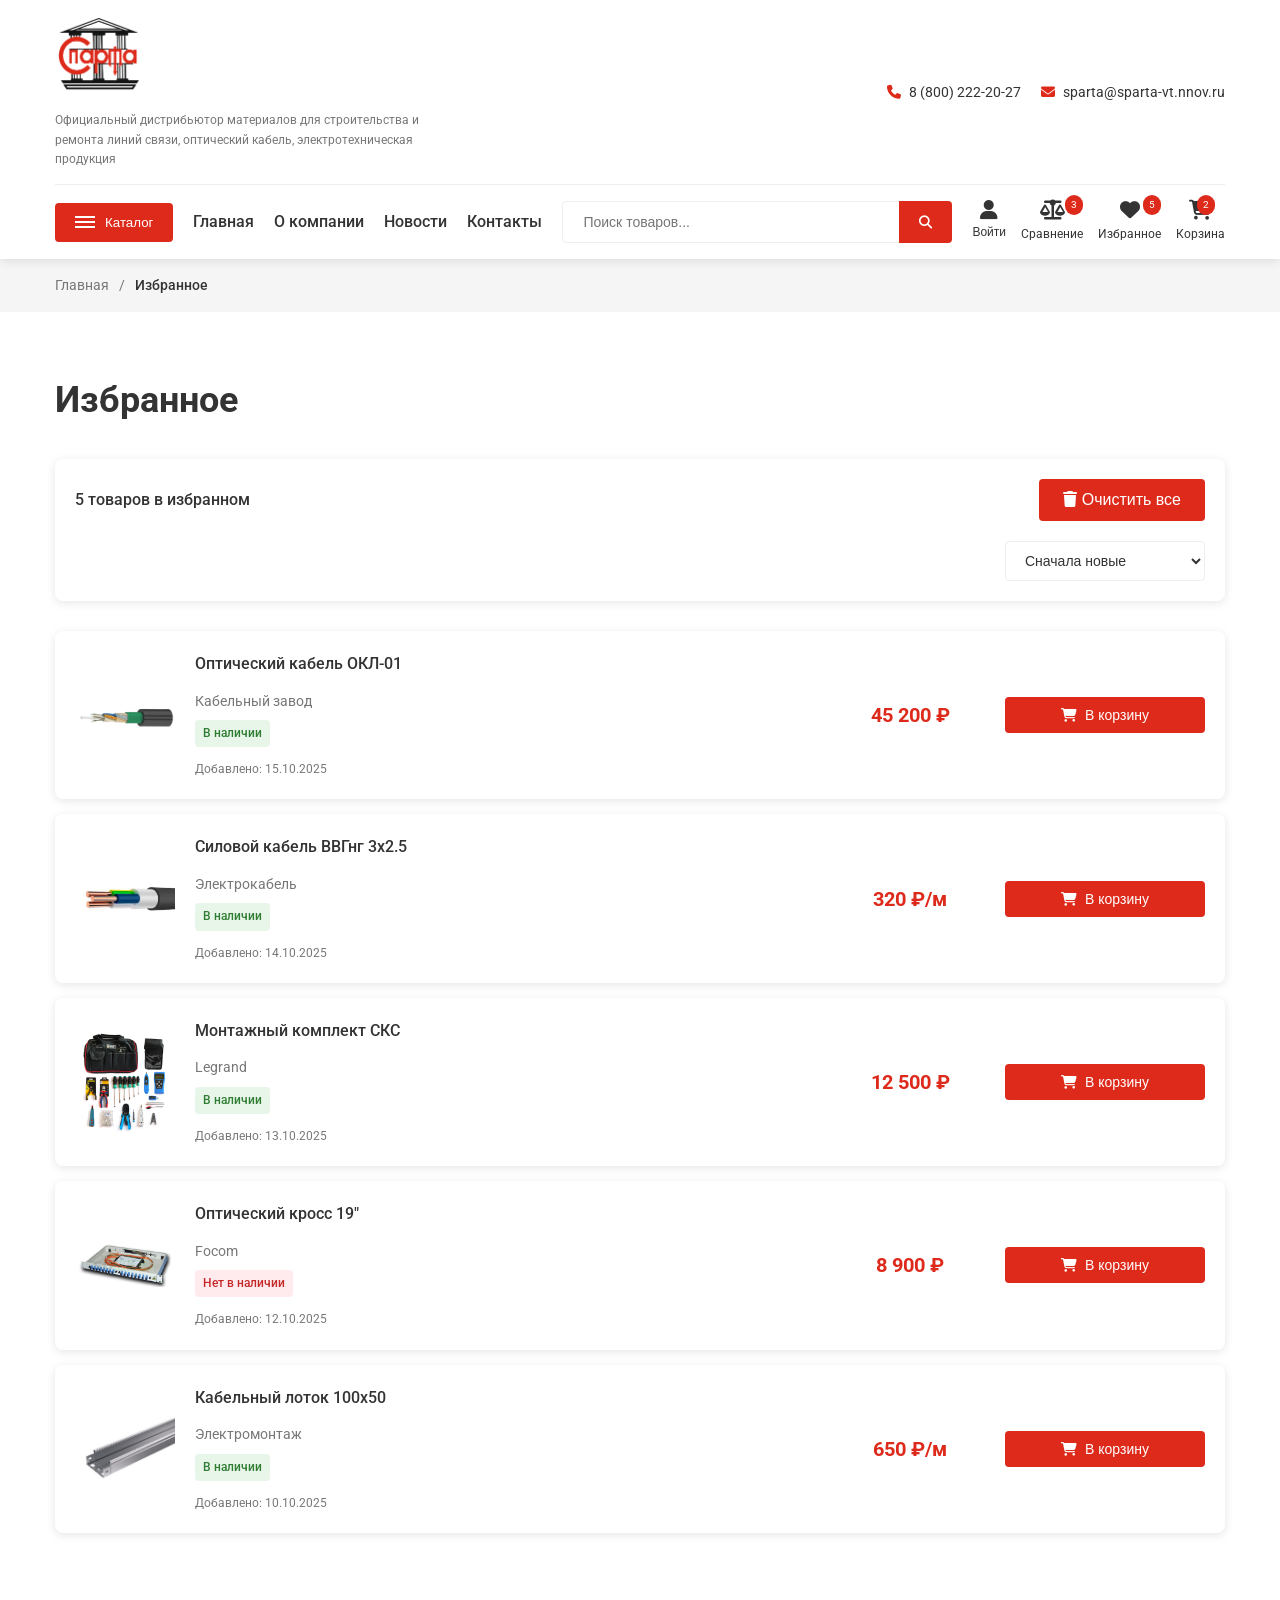
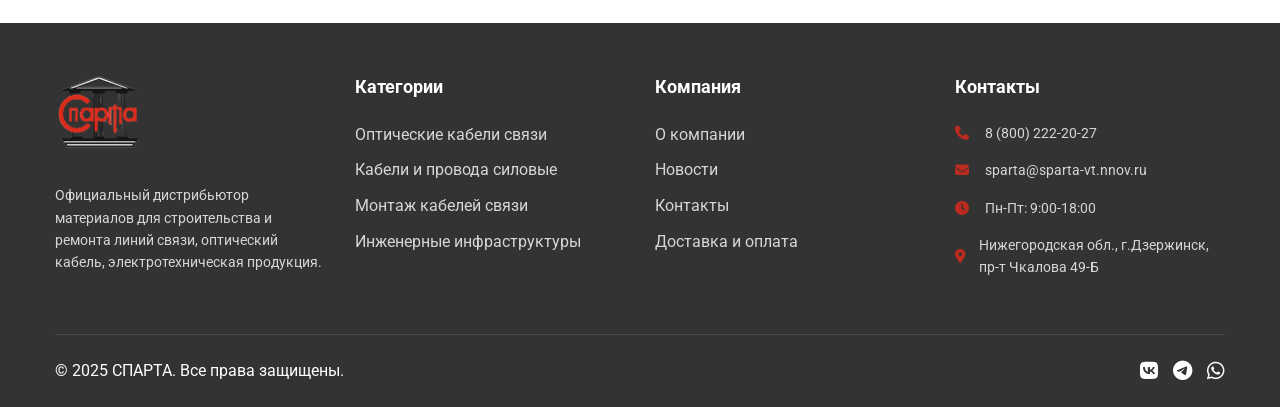
<file: favorites.html>
<!DOCTYPE html>
<html lang="ru">
<head>
    <meta charset="UTF-8">
    <meta name="viewport" content="width=device-width, initial-scale=1.0">
    <title>Избранное - СПАРТА</title>
    <link rel="stylesheet" href="css/style.css">
    <link rel="stylesheet" href="https://cdnjs.cloudflare.com/ajax/libs/font-awesome/6.4.0/css/all.min.css">
    <link href="https://fonts.googleapis.com/css2?family=Roboto:wght@300;400;500;700&display=swap" rel="stylesheet">
</head>
<body>
    <header class="header">
        <div class="container">
            <div class="header-top">
                <div class="logo-area">
                    <a href="index.html" class="logo">
                        <div class="logo-img">
                            <span class="logo-fire"><img src="images/logo.png" alt="" height="80px" width=""></span>
                        </div>
                        <div class="logo-subtitle">Официальный дистрибьютор материалов для строительства и ремонта линий связи, оптический кабель, электротехническая продукция</div>
                    </a>
                </div>
                
                <div class="header-contacts">
                    <div class="contact-phone">
                        <i class="fas fa-phone"></i>
                        <span>8 (800) 222-20-27</span>
                    </div>
                    <div class="contact-email">
                        <i class="fas fa-envelope"></i>
                        <span>sparta@sparta-vt.nnov.ru</span>
                    </div>
                </div>
            </div>
            
            <div class="header-bottom">

                <div class="catalog-menu">
                    <button class="catalog-btn" id="catalogBtn">
                        <div class="burger-icon">
                            <span></span>
                            <span></span>
                            <span></span>
                        </div>
                        <span class="catalog-text">Каталог</span>
                    </button>
                    
                    <div class="catalog-dropdown" id="catalogDropdown">
                        <div class="catalog-categories">
                            <a href="#" class="category-item">
                                <i class="fas fa-satellite-dish"></i>
                                <span>Инженерные инфраструктуры связи, энергетики, водоотведения</span>
                            </a>
                            <a href="#" class="category-item">
                                <i class="fas fa-bolt"></i>
                                <span>Монтаж кабелей связи и энергетики</span>
                            </a>
                            <a href="#" class="category-item">
                                <i class="fas fa-fiber"></i>
                                <span>Оптические кабели связи</span>
                            </a>
                            <a href="#" class="category-item">
                                <i class="fas fa-bolt"></i>
                                <span>Кабели и провода силовые</span>
                            </a>
                            <a href="#" class="category-item">
                                <i class="fas fa-wrench"></i>
                                <span>Монтаж оптических кабелей связи</span>
                            </a>
                            <a href="#" class="category-item">
                                <i class="fas fa-network-wired"></i>
                                <span>Монтаж структурированных кабельных систем</span>
                            </a>
                        </div>
                    </div>
                </div>

                <nav class="main-nav">
                    <ul>
                        <li><a href="index.html">Главная</a></li>
                        <li><a href="about.html" >О компании</a></li>
                        <li><a href="news.html">Новости</a></li>
                        <li><a href="contacts.html">Контакты</a></li>
                    </ul>
                </nav>

                <div class="search-container">
                    <input type="text" class="search-input" placeholder="Поиск товаров...">
                    <button class="search-btn"><i class="fas fa-search"></i></button>
                </div>

                <div class="user-icons">
                    <button class="icon-btn" id="loginBtn">
                        <i class="fas fa-user"></i>
                        <span class="icon-text">Войти</span>
                    </button>
                    <a href="compare.html" class="icon-btn">
                        <i class="fas fa-balance-scale"></i>
                        <span class="icon-text">Сравнение</span>
                        <span class="icon-counter">3</span>
                    </a>
                    <a href="favorites.html" class="icon-btn active">
                        <i class="fas fa-heart"></i>
                        <span class="icon-text">Избранное</span>
                        <span class="icon-counter">5</span>
                    </a>
                    <a href="cart.html" class="icon-btn cart-icon">
                        <i class="fas fa-shopping-cart"></i>
                        <span class="icon-text">Корзина</span>
                        <span class="icon-counter">2</span>
                    </a>
                </div>

                <button class="mobile-menu-btn" id="mobileMenuBtn">
                    <i class="fas fa-bars"></i>
                </button>
            </div>
        </div>

        <div class="mobile-menu" id="mobileMenu">
            <div class="mobile-menu-header">
                <button class="mobile-menu-close" id="mobileMenuClose">
                    <i class="fas fa-times"></i>
                </button>
            </div>
            <nav class="mobile-nav">
                <a href="index.html" class="mobile-nav-item ">Главная</a>
                <a href="about.html" class="mobile-nav-item ">О компании</a>
                <a href="news.html" class="mobile-nav-item">Новости</a>
                <a href="contacts.html" class="mobile-nav-item">Контакты</a>
                <a href="cart.html" class="mobile-nav-item">Корзина</a>
                <a href="favorites.html" class="mobile-nav-item active">Избранное</a>
                <a href="compare.html" class="mobile-nav-item">Сравнение</a>
            </nav>
        </div>
    </header>

    <div class="modal" id="loginModal">
        <div class="modal-content">
            <button class="modal-close" id="modalClose">
                <i class="fas fa-times"></i>
            </button>
            
            <div class="auth-tabs">
                <button class="auth-tab active" data-tab="login">Вход</button>
                <button class="auth-tab" data-tab="register">Регистрация</button>
            </div>
            
            <div class="auth-content">
                <form class="auth-form active" id="loginForm">
                    <h3>Вход в личный кабинет</h3>
                    <div class="form-group">
                        <input type="email" placeholder="E-mail" required>
                    </div>
                    <div class="form-group">
                        <input type="password" placeholder="Пароль" required>
                    </div>
                    <button type="submit" class="btn btn-primary">Войти</button>
                    <div class="auth-links">
                        <a href="#">Забыли пароль?</a>
                    </div>
                </form>
                
                <form class="auth-form" id="registerForm">
                    <h3>Регистрация</h3>
                    <div class="form-group">
                        <input type="text" placeholder="Имя" required>
                    </div>
                    <div class="form-group">
                        <input type="email" placeholder="E-mail" required>
                    </div>
                    <div class="form-group">
                        <input type="password" placeholder="Пароль" required>
                    </div>
                    <div class="form-group">
                        <input type="password" placeholder="Повторите пароль" required>
                    </div>
                    <div class="form-check">
                        <input type="checkbox" id="agreeTerms" required>
                        <label for="agreeTerms">Я согласен с условиями обработки персональных данных</label>
                    </div>
                    <button type="submit" class="btn btn-primary">Зарегистрироваться</button>
                </form>
            </div>
        </div>
    </div>

    <section class="breadcrumbs">
        <div class="container">
            <nav class="breadcrumb-nav">
                <a href="index.html">Главная</a>
                <span class="separator">/</span>
                <span class="current">Избранное</span>
            </nav>
        </div>
    </section>

    <main class="favorites-page">
        <div class="container">
            <h1 class="page-title">Избранное</h1>
            
            <div class="filters">
                <div class="filters-header">
                    <span class="favorites-count">5 товаров в избранном</span>
                    <button class="btn btn-secondary clear-all">
                        <i class="fas fa-trash"></i> Очистить все
                    </button>
                </div>
                
                <div class="sort-options">
                    <select class="sort-select">
                        <option value="date">Сначала новые</option>
                        <option value="price-asc">По возрастанию цены</option>
                        <option value="price-desc">По убыванию цены</option>
                        <option value="name">По названию</option>
                    </select>
                </div>
            </div>
            
            <div class="favorites-grid">
            </div>
            
            <div class="empty-favorites" style="display: none;">
                <div class="empty-state">
                    <i class="fas fa-heart fa-4x" style="color: var(--gray-light); margin-bottom: 20px;"></i>
                    <h3>В избранном пока нет товаров</h3>
                    <p>Добавляйте товары в избранное, чтобы не потерять</p>
                    <a href="index.html" class="btn btn-primary">Перейти в каталог</a>
                </div>
            </div>
        </div>
    </main>

    <footer class="footer">
        <div class="container">
            <div class="footer-grid">
                <div class="footer-col">
                    <div class="footer-logo">
                        <span class="logo-fire"><img src="images/logo.png" alt="" height="80px"></span>
                    </div>
                    <p class="footer-description">Официальный дистрибьютор материалов для строительства и ремонта линий связи, оптический кабель, электротехническая продукция.</p>
                </div>
                
                <div class="footer-col">
                    <h3>Категории</h3>
                    <ul class="footer-links">
                        <li><a href="#">Оптические кабели связи</a></li>
                        <li><a href="#">Кабели и провода силовые</a></li>
                        <li><a href="#">Монтаж кабелей связи</a></li>
                        <li><a href="#">Инженерные инфраструктуры</a></li>
                    </ul>
                </div>
                
                <div class="footer-col">
                    <h3>Компания</h3>
                    <ul class="footer-links">
                        <li><a href="about.html">О компании</a></li>
                        <li><a href="news.html">Новости</a></li>
                        <li><a href="contacts.html">Контакты</a></li>
                        <li><a href="#">Доставка и оплата</a></li>
                    </ul>
                </div>
                
                <div class="footer-col">
                    <h3>Контакты</h3>
                    <div class="footer-contacts">
                        <p><i class="fas fa-phone"></i> 8 (800) 222-20-27</p>
                        <p><i class="fas fa-envelope"></i> sparta@sparta-vt.nnov.ru</p>
                        <p><i class="fas fa-clock"></i> Пн-Пт: 9:00-18:00</p>
                        <p><i class="fas fa-map-marker-alt"></i>Нижегородская обл., г.Дзержинск, пр-т Чкалова 49-Б</p>
                    </div>
                </div>
            </div>
            
            <div class="footer-bottom">
                <p>&copy; 2025 СПАРТА. Все права защищены.</p>
                <div class="footer-social">
                    <a href="#"><i class="fab fa-vk"></i></a>
                    <a href="#"><i class="fab fa-telegram"></i></a>
                    <a href="#"><i class="fab fa-whatsapp"></i></a>
                </div>
            </div>
        </div>
    </footer>
    <script src="js/header.js"></script>
    <script src="js/script.js"></script>
    <script src="js/favorites.js"></script>
</body>
</html>
</file>
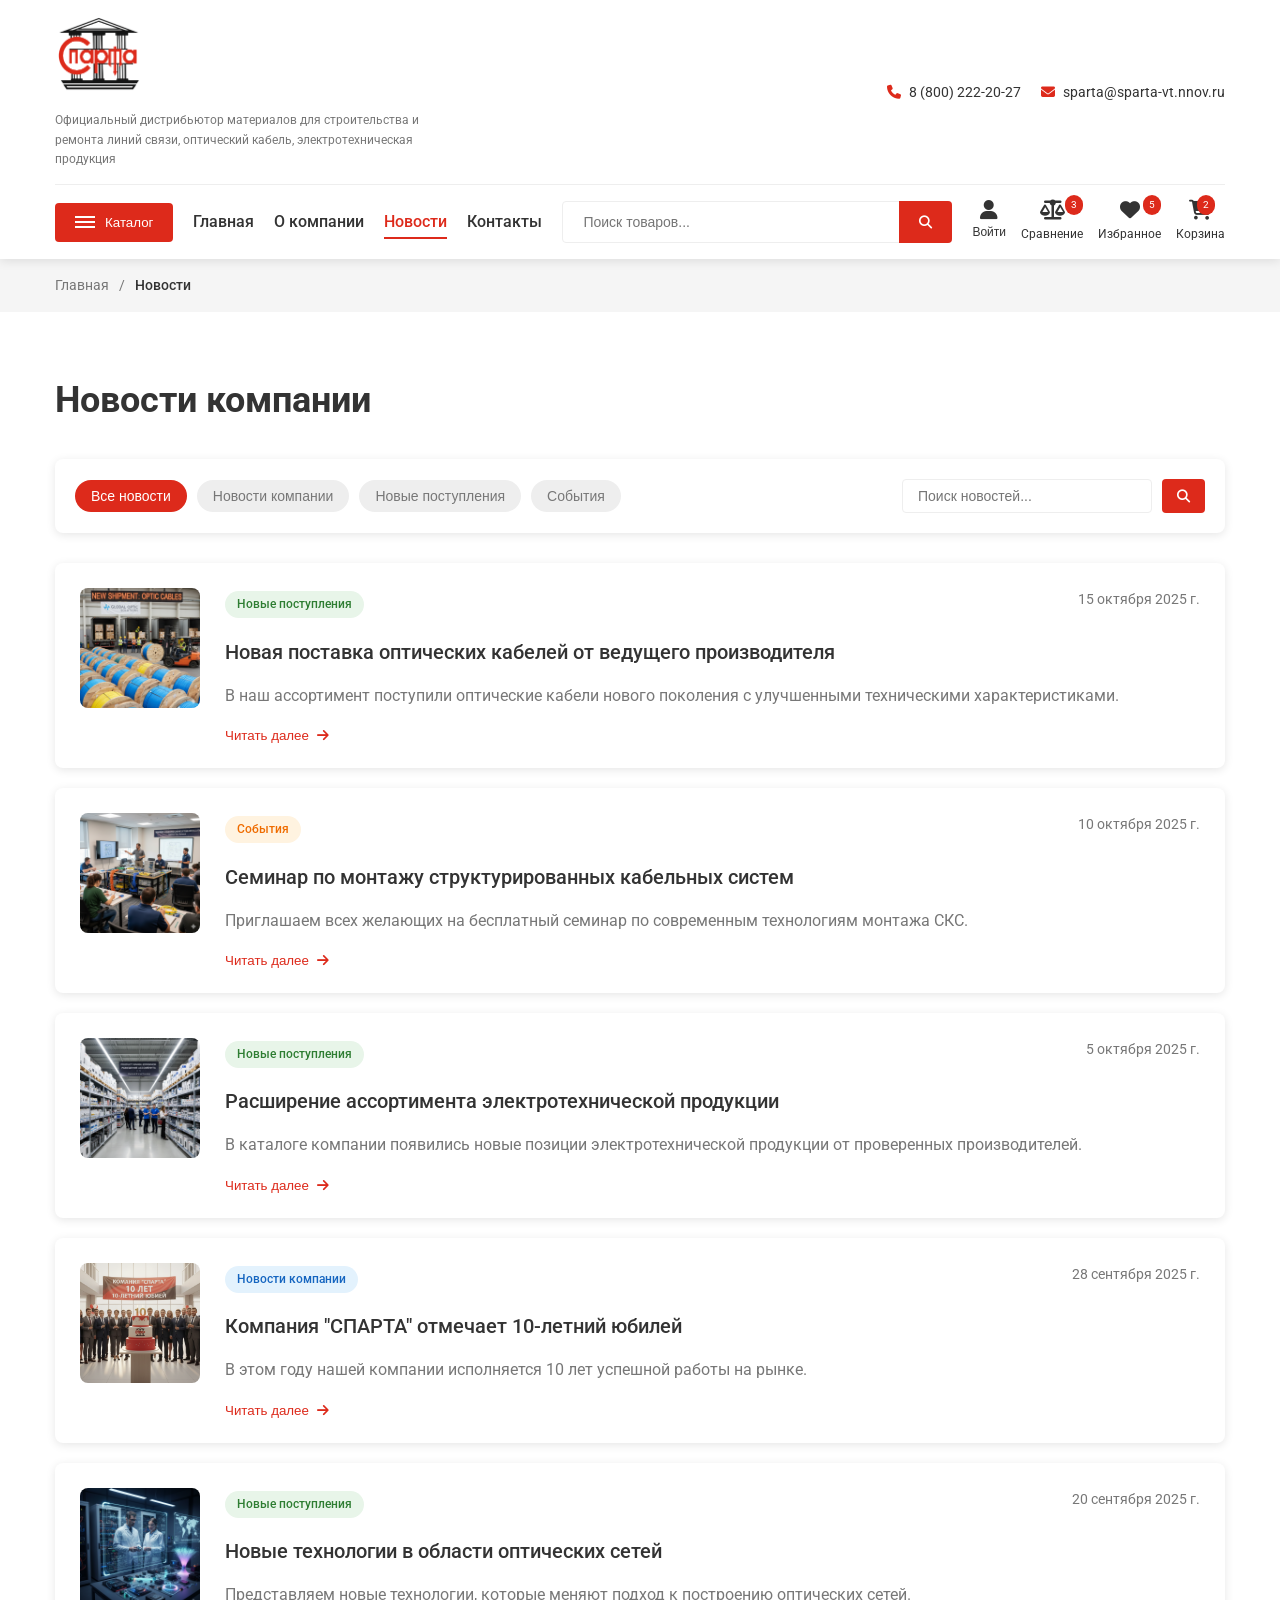
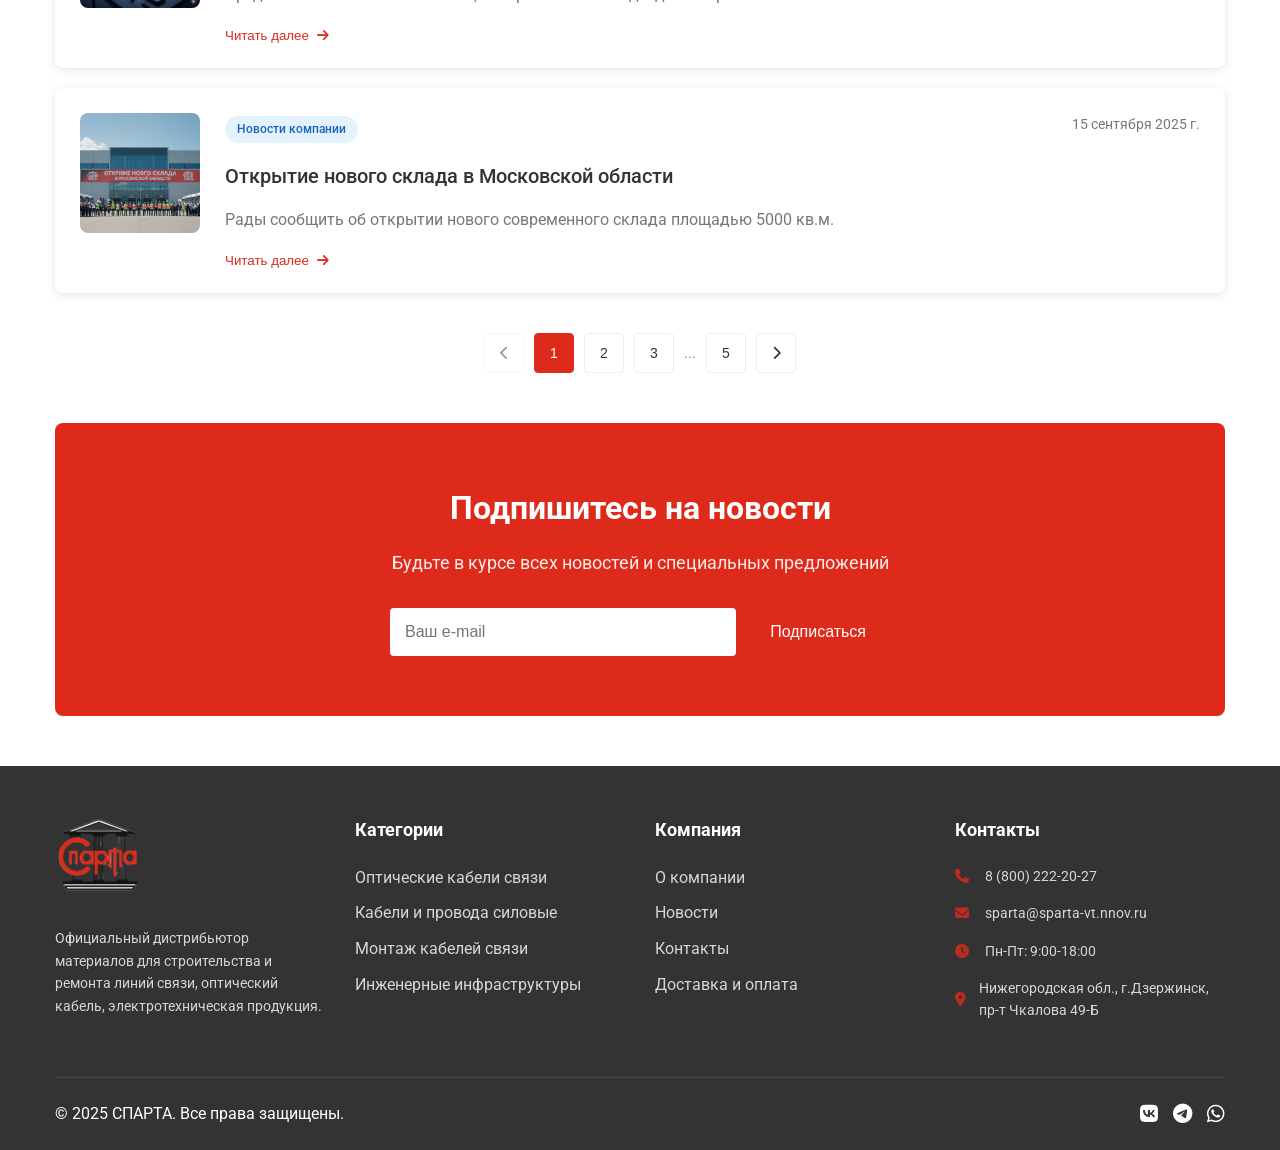
<file: news.html>
<!DOCTYPE html>
<html lang="ru">
<head>
    <meta charset="UTF-8">
    <meta name="viewport" content="width=device-width, initial-scale=1.0">
    <title>Новости - СПАРТА</title>
    <link rel="stylesheet" href="css/style.css">
    <link rel="stylesheet" href="https://cdnjs.cloudflare.com/ajax/libs/font-awesome/6.4.0/css/all.min.css">
    <link href="https://fonts.googleapis.com/css2?family=Roboto:wght@300;400;500;700&display=swap" rel="stylesheet">
</head>
<body>
        <header class="header">
        <div class="container">
            <div class="header-top">
                <div class="logo-area">
                    <a href="index.html" class="logo">
                        <div class="logo-img">
                            <span class="logo-fire"><img src="images/logo.png" alt="" height="80px" width=""></span>
                        </div>
                        <div class="logo-subtitle">Официальный дистрибьютор материалов для строительства и ремонта линий связи, оптический кабель, электротехническая продукция</div>
                    </a>
                </div>
                
                <div class="header-contacts">
                    <div class="contact-phone">
                        <i class="fas fa-phone"></i>
                        <span>8 (800) 222-20-27</span>
                    </div>
                    <div class="contact-email">
                        <i class="fas fa-envelope"></i>
                        <span>sparta@sparta-vt.nnov.ru</span>
                    </div>
                </div>
            </div>
            
            <div class="header-bottom">
                <div class="catalog-menu">
                    <button class="catalog-btn" id="catalogBtn">
                        <div class="burger-icon">
                            <span></span>
                            <span></span>
                            <span></span>
                        </div>
                        <span class="catalog-text">Каталог</span>
                    </button>
                    
                    <div class="catalog-dropdown" id="catalogDropdown">
                        <div class="catalog-categories">
                            <a href="#" class="category-item">
                                <i class="fas fa-satellite-dish"></i>
                                <span>Инженерные инфраструктуры связи, энергетики, водоотведения</span>
                            </a>
                            <a href="#" class="category-item">
                                <i class="fas fa-bolt"></i>
                                <span>Монтаж кабелей связи и энергетики</span>
                            </a>
                            <a href="#" class="category-item">
                                <i class="fas fa-fiber"></i>
                                <span>Оптические кабели связи</span>
                            </a>
                            <a href="#" class="category-item">
                                <i class="fas fa-bolt"></i>
                                <span>Кабели и провода силовые</span>
                            </a>
                            <a href="#" class="category-item">
                                <i class="fas fa-wrench"></i>
                                <span>Монтаж оптических кабелей связи</span>
                            </a>
                            <a href="#" class="category-item">
                                <i class="fas fa-network-wired"></i>
                                <span>Монтаж структурированных кабельных систем</span>
                            </a>
                        </div>
                    </div>
                </div>
                
                <nav class="main-nav">
                    <ul>
                        <li><a href="index.html">Главная</a></li>
                        <li><a href="about.html">О компании</a></li>
                        <li><a href="news.html" class="active">Новости</a></li>
                        <li><a href="contacts.html">Контакты</a></li>
                    </ul>
                </nav>

                <div class="search-container">
                    <input type="text" class="search-input" placeholder="Поиск товаров...">
                    <button class="search-btn"><i class="fas fa-search"></i></button>
                </div>

                <div class="user-icons">
                    <button class="icon-btn" id="loginBtn">
                        <i class="fas fa-user"></i>
                        <span class="icon-text">Войти</span>
                    </button>
                    <a href="compare.html" class="icon-btn">
                        <i class="fas fa-balance-scale"></i>
                        <span class="icon-text">Сравнение</span>
                        <span class="icon-counter">3</span>
                    </a>
                    <a href="favorites.html" class="icon-btn">
                        <i class="fas fa-heart"></i>
                        <span class="icon-text">Избранное</span>
                        <span class="icon-counter">5</span>
                    </a>
                    <a href="cart.html" class="icon-btn cart-icon">
                        <i class="fas fa-shopping-cart"></i>
                        <span class="icon-text">Корзина</span>
                        <span class="icon-counter">2</span>
                    </a>
                </div>

                <button class="mobile-menu-btn" id="mobileMenuBtn">
                    <i class="fas fa-bars"></i>
                </button>
            </div>
        </div>

        <div class="mobile-menu" id="mobileMenu">
            <div class="mobile-menu-header">
                <button class="mobile-menu-close" id="mobileMenuClose">
                    <i class="fas fa-times"></i>
                </button>
            </div>
            <nav class="mobile-nav">
                <a href="index.html" class="mobile-nav-item">Главная</a>
                <a href="about.html" class="mobile-nav-item">О компании</a>
                <a href="news.html" class="mobile-nav-item active">Новости</a>
                <a href="contacts.html" class="mobile-nav-item">Контакты</a>
                <a href="cart.html" class="mobile-nav-item">Корзина</a>
                <a href="favorites.html" class="mobile-nav-item">Избранное</a>
                <a href="compare.html" class="mobile-nav-item">Сравнение</a>
            </nav>
        </div>
    </header>

    <div class="modal" id="loginModal">
        <div class="modal-content">
            <button class="modal-close" id="modalClose">
                <i class="fas fa-times"></i>
            </button>
            
            <div class="auth-tabs">
                <button class="auth-tab active" data-tab="login">Вход</button>
                <button class="auth-tab" data-tab="register">Регистрация</button>
            </div>
            
            <div class="auth-content">
                <form class="auth-form active" id="loginForm">
                    <h3>Вход в личный кабинет</h3>
                    <div class="form-group">
                        <input type="email" placeholder="E-mail" required>
                    </div>
                    <div class="form-group">
                        <input type="password" placeholder="Пароль" required>
                    </div>
                    <button type="submit" class="btn btn-primary">Войти</button>
                    <div class="auth-links">
                        <a href="#">Забыли пароль?</a>
                    </div>
                </form>
                
                <form class="auth-form" id="registerForm">
                    <h3>Регистрация</h3>
                    <div class="form-group">
                        <input type="text" placeholder="Имя" required>
                    </div>
                    <div class="form-group">
                        <input type="email" placeholder="E-mail" required>
                    </div>
                    <div class="form-group">
                        <input type="password" placeholder="Пароль" required>
                    </div>
                    <div class="form-group">
                        <input type="password" placeholder="Повторите пароль" required>
                    </div>
                    <div class="form-check">
                        <input type="checkbox" id="agreeTerms" required>
                        <label for="agreeTerms">Я согласен с условиями обработки персональных данных</label>
                    </div>
                    <button type="submit" class="btn btn-primary">Зарегистрироваться</button>
                </form>
            </div>
        </div>
    </div>

    <section class="breadcrumbs">
        <div class="container">
            <nav class="breadcrumb-nav">
                <a href="index.html">Главная</a>
                <span class="separator">/</span>
                <span class="current">Новости</span>
            </nav>
        </div>
    </section>

    <main class="news-page">
        <div class="container">
            <h1 class="page-title">Новости компании</h1>
            
            <div class="news-filters">
                <div class="filter-buttons">
                    <button class="filter-btn active" data-filter="all">Все новости</button>
                    <button class="filter-btn" data-filter="company">Новости компании</button>
                    <button class="filter-btn" data-filter="products">Новые поступления</button>
                    <button class="filter-btn" data-filter="events">События</button>
                </div>
                
                <div class="search-news">
                    <input type="text" placeholder="Поиск новостей..." class="news-search-input">
                    <button class="news-search-btn"><i class="fas fa-search"></i></button>
                </div>
            </div>
            
            <div class="news-archive">
            </div>
            
            <div class="pagination">
                <button class="pagination-btn prev" disabled>
                    <i class="fas fa-chevron-left"></i>
                </button>
                <button class="pagination-btn active">1</button>
                <button class="pagination-btn">2</button>
                <button class="pagination-btn">3</button>
                <span class="pagination-dots">...</span>
                <button class="pagination-btn">5</button>
                <button class="pagination-btn next">
                    <i class="fas fa-chevron-right"></i>
                </button>
            </div>

            <section class="news-subscription">
                <div class="subscription-content">
                    <h2>Подпишитесь на новости</h2>
                    <p>Будьте в курсе всех новостей и специальных предложений</p>
                    <form class="subscription-form">
                        <input type="email" placeholder="Ваш e-mail" required>
                        <button type="submit" class="btn btn-primary">Подписаться</button>
                    </form>
                </div>
            </section>
        </div>
    </main>

    <footer class="footer">
        <div class="container">
            <div class="footer-grid">
                <div class="footer-col">
                    <div class="footer-logo">
                        <span class="logo-fire"><img src="images/logo.png" alt="" height="80px"></span>
                    </div>
                    <p class="footer-description">Официальный дистрибьютор материалов для строительства и ремонта линий связи, оптический кабель, электротехническая продукция.</p>
                </div>
                
                <div class="footer-col">
                    <h3>Категории</h3>
                    <ul class="footer-links">
                        <li><a href="#">Оптические кабели связи</a></li>
                        <li><a href="#">Кабели и провода силовые</a></li>
                        <li><a href="#">Монтаж кабелей связи</a></li>
                        <li><a href="#">Инженерные инфраструктуры</a></li>
                    </ul>
                </div>
                
                <div class="footer-col">
                    <h3>Компания</h3>
                    <ul class="footer-links">
                        <li><a href="about.html">О компании</a></li>
                        <li><a href="news.html">Новости</a></li>
                        <li><a href="contacts.html">Контакты</a></li>
                        <li><a href="#">Доставка и оплата</a></li>
                    </ul>
                </div>
                
                <div class="footer-col">
                    <h3>Контакты</h3>
                    <div class="footer-contacts">
                        <p><i class="fas fa-phone"></i> 8 (800) 222-20-27</p>
                        <p><i class="fas fa-envelope"></i> sparta@sparta-vt.nnov.ru</p>
                        <p><i class="fas fa-clock"></i> Пн-Пт: 9:00-18:00</p>
                        <p><i class="fas fa-map-marker-alt"></i>Нижегородская обл., г.Дзержинск, пр-т Чкалова 49-Б</p>
                    </div>
                </div>
            </div>
            
            <div class="footer-bottom">
                <p>&copy; 2025 СПАРТА. Все права защищены.</p>
                <div class="footer-social">
                    <a href="#"><i class="fab fa-vk"></i></a>
                    <a href="#"><i class="fab fa-telegram"></i></a>
                    <a href="#"><i class="fab fa-whatsapp"></i></a>
                </div>
            </div>
        </div>
    </footer>
    <script src="js/header.js"></script>
    <script src="js/script.js"></script>
    <script src="js/news.js"></script>
</body>
</html>
</file>
<file: css/style.css>
/* Основные стили */
:root {
    --primary-color: #DD2A1B;
    --primary-dark: #C22518;
    --white-color: #FFFFFF;
    --dark-color: #333333;
    --gray-color: #F5F5F5;
    --gray-dark: #777777;
    --gray-light: #EEEEEE;
    --shadow: 0 2px 10px rgba(0, 0, 0, 0.1);
    --transition: all 0.3s ease;
}

* {
    margin: 0;
    padding: 0;
    box-sizing: border-box;
}

html {
    scroll-behavior: smooth;
}

body {
    font-family: 'Roboto', sans-serif;
    color: var(--dark-color);
    line-height: 1.6;
}

.container {
    width: 100%;
    max-width: 1200px;
    margin: 0 auto;
    padding: 0 15px;
}

.btn {
    display: inline-block;
    padding: 12px 24px;
    background: var(--primary-color);
    color: var(--white-color);
    border: none;
    border-radius: 4px;
    cursor: pointer;
    font-size: 16px;
    font-weight: 500;
    text-decoration: none;
    transition: var(--transition);
}

.btn:hover {
    background: var(--primary-dark);
    transform: translateY(-2px);
}

.btn-primary {
    background: var(--primary-color);
    color: var(--white-color);
}

.btn-primary:hover {
    background: var(--primary-dark);
}

.section-title {
    font-size: 32px;
    font-weight: 700;
    margin-bottom: 30px;
    color: var(--dark-color);
    text-align: center;
}

/* Шапка */
.header {
    background: var(--white-color);
    box-shadow: var(--shadow);
    position: sticky;
    top: 0;
    z-index: 1000;
}

.header-top {
    display: flex;
    justify-content: space-between;
    align-items: center;
    padding: 15px 0;
    border-bottom: 1px solid var(--gray-light);
}

.logo {
    display: flex;
    flex-direction: column;
    text-decoration: none;
    color: var(--dark-color);
}

.logo-img {
    display: flex;
    align-items: center;
    gap: 10px;
}

.logo-text {
    font-size: 28px;
    font-weight: 700;
    color: var(--primary-color);
}

.logo-fire {
    color: var(--primary-color);
    font-size: 24px;
}

.logo-subtitle {
    font-size: 12px;
    color: var(--gray-dark);
    max-width: 400px;
    margin-top: 5px;
}

.header-contacts {
    display: flex;
    gap: 20px;
}

.contact-phone, .contact-email {
    display: flex;
    align-items: center;
    gap: 8px;
    font-size: 14px;
}

.contact-phone i, .contact-email i {
    color: var(--primary-color);
}

/* Нижняя часть шапки */
.header-bottom {
    display: flex;
    align-items: center;
    padding: 15px 0;
    gap: 20px;
}

.catalog-menu {
    position: relative;
}

.catalog-btn {
    display: flex;
    align-items: center;
    gap: 10px;
    padding: 12px 20px;
    background: var(--primary-color);
    color: var(--white-color);
    border: none;
    border-radius: 4px;
    cursor: pointer;
    font-weight: 500;
}

.burger-icon {
    display: flex;
    flex-direction: column;
    gap: 3px;
    width: 20px;
}

.burger-icon span {
    display: block;
    width: 100%;
    height: 2px;
    background: var(--white-color);
}

.catalog-dropdown {
    position: absolute;
    top: 100%;
    left: 0;
    width: 300px;
    background: var(--white-color);
    box-shadow: var(--shadow);
    border-radius: 4px;
    padding: 10px 0;
    display: none;
    z-index: 1000;
}

.catalog-categories {
    display: flex;
    flex-direction: column;
}

.category-item {
    display: flex;
    align-items: center;
    gap: 10px;
    padding: 12px 20px;
    text-decoration: none;
    color: var(--dark-color);
    transition: var(--transition);
}

.category-item:hover {
    background: var(--gray-light);
    color: var(--primary-color);
}

.category-item i {
    color: var(--primary-color);
    width: 20px;
}

/* Навигация */
.main-nav ul {
    display: flex;
    list-style: none;
    gap: 20px;
}

.main-nav a {
    text-decoration: none;
    color: var(--dark-color);
    font-weight: 500;
    padding: 8px 0;
    position: relative;
}

.main-nav a.active {
    color: var(--primary-color);
}

.main-nav a.active::after {
    content: '';
    position: absolute;
    bottom: 0;
    left: 0;
    width: 100%;
    height: 2px;
    background: var(--primary-color);
}

.main-nav a:hover {
    color: var(--primary-color);
}

/* Поиск */
.search-container {
    flex: 1;
    max-width: 400px;
    position: relative;
}

.search-input {
    width: 100%;
    padding: 12px 20px;
    border: 1px solid var(--gray-light);
    border-radius: 4px;
    font-size: 14px;
}

.search-btn {
    position: absolute;
    right: 0;
    top: 0;
    height: 100%;
    padding: 0 20px;
    background: var(--primary-color);
    color: var(--white-color);
    border: none;
    border-radius: 0 4px 4px 0;
    cursor: pointer;
}

/* Иконки пользователя */
.user-icons {
    display: flex;
    gap: 15px;
}

.icon-btn {
    position: relative;
    display: flex;
    flex-direction: column;
    align-items: center;
    text-decoration: none;
    color: var(--dark-color);
    background: none;
    border: none;
    cursor: pointer;
    font-size: 12px;
}

.icon-btn i {
    font-size: 20px;
    margin-bottom: 5px;
}

.icon-counter {
    position: absolute;
    top: -5px;
    right: 0;
    background: var(--primary-color);
    color: var(--white-color);
    font-size: 10px;
    padding: 2px 6px;
    border-radius: 10px;
    min-width: 18px;
    text-align: center;
}

.cart-icon .icon-counter {
    right: 10px;
}

/* Мобильное меню */
.mobile-menu-btn {
    display: none;
    background: none;
    border: none;
    font-size: 24px;
    color: var(--dark-color);
    cursor: pointer;
}

.mobile-menu {
    position: fixed;
    top: 0;
    left: -100%;
    width: 300px;
    height: 100%;
    background: var(--white-color);
    box-shadow: var(--shadow);
    z-index: 1100;
    transition: var(--transition);
}

.mobile-menu.active {
    left: 0;
}

.mobile-menu-header {
    display: flex;
    justify-content: flex-end;
    padding: 20px;
}

.mobile-menu-close {
    background: none;
    border: none;
    font-size: 24px;
    color: var(--dark-color);
    cursor: pointer;
}

.mobile-nav {
    display: flex;
    flex-direction: column;
    padding: 0 20px;
}

.mobile-nav-item {
    padding: 15px 0;
    text-decoration: none;
    color: var(--dark-color);
    border-bottom: 1px solid var(--gray-light);
    font-weight: 500;
}

.mobile-nav-item.active {
    color: var(--primary-color);
}

/* Модальное окно */
.modal {
    position: fixed;
    top: 0;
    left: 0;
    width: 100%;
    height: 100%;
    background: rgba(0, 0, 0, 0.5);
    display: none;
    justify-content: center;
    align-items: center;
    z-index: 1200;
}

.modal.active {
    display: flex;
}

.modal-content {
    background: var(--white-color);
    padding: 40px;
    border-radius: 8px;
    width: 100%;
    max-width: 500px;
    position: relative;
}

.modal-close {
    position: absolute;
    top: 15px;
    right: 15px;
    background: none;
    border: none;
    font-size: 20px;
    cursor: pointer;
    color: var(--gray-dark);
}

.auth-tabs {
    display: flex;
    gap: 10px;
    margin-bottom: 30px;
    border-bottom: 1px solid var(--gray-light);
}

.auth-tab {
    padding: 10px 20px;
    background: none;
    border: none;
    cursor: pointer;
    font-size: 16px;
    color: var(--gray-dark);
    position: relative;
}

.auth-tab.active {
    color: var(--primary-color);
    font-weight: 500;
}

.auth-tab.active::after {
    content: '';
    position: absolute;
    bottom: -1px;
    left: 0;
    width: 100%;
    height: 2px;
    background: var(--primary-color);
}

.auth-form {
    display: none;
}

.auth-form.active {
    display: block;
}

.auth-form h3 {
    margin-bottom: 20px;
    color: var(--dark-color);
}

.form-group {
    margin-bottom: 15px;
}

.form-group input {
    width: 100%;
    padding: 12px;
    border: 1px solid var(--gray-light);
    border-radius: 4px;
    font-size: 14px;
}

.form-check {
    display: flex;
    align-items: center;
    gap: 10px;
    margin-bottom: 20px;
}

.form-check input {
    width: auto;
}

.auth-links {
    margin-top: 15px;
    text-align: center;
}

.auth-links a {
    color: var(--primary-color);
    text-decoration: none;
    font-size: 14px;
}

/* Слайдер */
.hero-slider {
    position: relative;
    height: 500px;
    overflow: hidden;
    margin-bottom: 50px;
}

.slider-container {
    position: relative;
    height: 100%;
}

.slider-wrapper {
    height: 100%;
    position: relative;
}

.slider-slide {
    position: absolute;
    top: 0;
    left: 0;
    width: 100%;
    height: 100%;
    display: flex;
    align-items: center;
    justify-content: space-between;
    padding: 0 50px;
    background: linear-gradient(90deg, var(--white-color) 40%, transparent 70%);
    opacity: 0;
    transition: opacity 0.5s ease;
}

.slider-slide.active {
    opacity: 1;
}

.slide-content {
    max-width: 50%;
    z-index: 2;
}

.slide-content h1 {
    font-size: 42px;
    margin-bottom: 20px;
    color: var(--dark-color);
}

.slide-content p {
    font-size: 18px;
    margin-bottom: 30px;
    color: var(--gray-dark);
}

.slide-img {
    position: absolute;
    right: 0;
    top: 0;
    width: 60%;
    height: 100%;
    z-index: 1;
}

.slide-img img {
    width: 100%;
    height: 100%;
    object-fit: none;
}

.slider-btn {
    position: absolute;
    top: 50%;
    transform: translateY(-50%);
    background: var(--white-color);
    border: none;
    width: 50px;
    height: 50px;
    border-radius: 50%;
    display: flex;
    align-items: center;
    justify-content: center;
    cursor: pointer;
    box-shadow: var(--shadow);
    z-index: 10;
    transition: var(--transition);
}

.slider-btn:hover {
    background: var(--primary-color);
    color: var(--white-color);
}

.prev-btn {
    left: 20px;
}

.next-btn {
    right: 20px;
}

.slider-dots {
    position: absolute;
    bottom: 20px;
    left: 50%;
    transform: translateX(-50%);
    display: flex;
    gap: 10px;
    z-index: 10;
}

.dot {
    width: 12px;
    height: 12px;
    border-radius: 50%;
    background: var(--white-color);
    opacity: 0.5;
    cursor: pointer;
    transition: var(--transition);
}

.dot.active {
    opacity: 1;
    transform: scale(1.2);
}

/* Преимущества */
.advantages {
    padding: 50px 0;
    background: var(--gray-color);
}

.advantages-grid {
    display: grid;
    grid-template-columns: repeat(auto-fit, minmax(250px, 1fr));
    gap: 30px;
}

.advantage-card {
    text-align: center;
    padding: 30px 20px;
    background: var(--white-color);
    border-radius: 8px;
    box-shadow: var(--shadow);
    transition: var(--transition);
}

.advantage-card:hover {
    transform: translateY(-5px);
}

.advantage-icon {
    width: 70px;
    height: 70px;
    background: var(--primary-color);
    color: var(--white-color);
    border-radius: 50%;
    display: flex;
    align-items: center;
    justify-content: center;
    margin: 0 auto 20px;
    font-size: 30px;
}

.advantage-card h3 {
    margin-bottom: 10px;
    color: var(--dark-color);
}

.advantage-card p {
    color: var(--gray-dark);
}

/* Продукты */
.featured-products, .new-products {
    padding: 50px 0;
}

.section-header {
    display: flex;
    justify-content: space-between;
    align-items: center;
    margin-bottom: 30px;
}

.view-all {
    color: var(--primary-color);
    text-decoration: none;
    font-weight: 500;
}

.view-all i {
    margin-left: 5px;
}

.products-slider {
    position: relative;
    overflow: hidden;
}

.products-container {
    display: flex;
    gap: 20px;
    transition: transform 0.5s ease;
    padding: 10px 0;
}

.product-card {
    min-width: 250px;
    background: var(--white-color);
    border-radius: 8px;
    overflow: hidden;
    box-shadow: var(--shadow);
    transition: var(--transition);
    padding: 20px;
}

.product-card:hover {
    transform: translateY(-5px);
    box-shadow: 0 5px 20px rgba(0, 0, 0, 0.15);
}

.product-image img {
    width: 100%;
    height: 100%;
    object-fit: contain;
    max-height: 200px;
    padding: 10px;
}
.product-image {
    width: 100%;
    height: 200px;
    margin-bottom: 15px;
    display: flex;
    align-items: center;
    justify-content: center;
    color: var(--gray-dark);
}

.product-title {
    font-weight: 500;
    margin-bottom: 10px;
    height: 40px;
    overflow: hidden;
}

.product-price {
    font-size: 24px;
    font-weight: 700;
    color: var(--primary-color);
    margin-bottom: 10px;
}

.product-stock {
    display: inline-block;
    padding: 4px 8px;
    background: #E8F5E9;
    color: #2E7D32;
    border-radius: 4px;
    font-size: 12px;
    margin-bottom: 15px;
}

.product-stock.out {
    background: #FFEBEE;
    color: #C62828;
}

.product-manufacturer {
    font-size: 14px;
    color: var(--gray-dark);
    margin-bottom: 15px;
}

.product-counter {
    display: flex;
    align-items: center;
    gap: 10px;
    margin-bottom: 15px;
}

.counter-btn {
    width: 30px;
    height: 30px;
    background: var(--gray-light);
    border: none;
    border-radius: 4px;
    cursor: pointer;
}

.counter-input {
    width: 50px;
    text-align: center;
    padding: 5px;
    border: 1px solid var(--gray-light);
    border-radius: 4px;
}

.product-actions {
    display: flex;
    gap: 10px;
}

.action-btn {
    flex: 1;
    padding: 8px;
    background: var(--gray-light);
    border: none;
    border-radius: 4px;
    cursor: pointer;
    color: var(--gray-dark);
    transition: var(--transition);
}

.action-btn:hover {
    background: var(--primary-color);
    color: var(--white-color);
}

.products-prev, .products-next {
    position: absolute;
    top: 50%;
    transform: translateY(-50%);
    z-index: 10;
}

.products-prev {
    left: -25px;
}

.products-next {
    right: -25px;
}

/* Новости */
.news {
    padding: 50px 0;
    background: var(--gray-color);
}

.news-grid {
    display: grid;
    grid-template-columns: repeat(auto-fit, minmax(300px, 1fr));
    gap: 30px;
}

.news-card {
    background: var(--white-color);
    border-radius: 8px;
    overflow: hidden;
    box-shadow: var(--shadow);
    padding: 25px;
    transition: var(--transition);
}

.news-card:hover {
    transform: translateY(-5px);
}

.news-date {
    color: var(--primary-color);
    font-size: 14px;
    margin-bottom: 10px;
}

.news-title {
    font-size: 20px;
    margin-bottom: 15px;
    color: var(--dark-color);
}

.news-excerpt {
    color: var(--gray-dark);
    margin-bottom: 15px;
}

.news-link {
    color: var(--primary-color);
    text-decoration: none;
    font-weight: 500;
}

/* Новинки */
.products-grid {
    display: grid;
    grid-template-columns: repeat(auto-fit, minmax(250px, 1fr));
    gap: 20px;
}

/* Рассылка */
.newsletter {
    padding: 60px 0;
    background: var(--primary-color);
    color: var(--white-color);
    text-align: center;
}

.newsletter h2 {
    font-size: 32px;
    margin-bottom: 15px;
}

.newsletter p {
    margin-bottom: 30px;
    opacity: 0.9;
}

.newsletter-form {
    display: flex;
    max-width: 500px;
    margin: 0 auto;
    gap: 10px;
}

.newsletter-form input {
    flex: 1;
    padding: 15px;
    border: none;
    border-radius: 4px;
    font-size: 16px;
}

.newsletter-form .btn {
    background: var(--white-color);
    color: var(--primary-color);
}

.newsletter-form .btn:hover {
    background: var(--gray-light);
}

/* Футер */
.footer {
    background: var(--dark-color);
    color: var(--white-color);
    padding: 50px 0 20px;
}

.footer-grid {
    display: grid;
    grid-template-columns: repeat(auto-fit, minmax(250px, 1fr));
    gap: 30px;
    margin-bottom: 40px;
}

.footer-logo {
    display: flex;
    align-items: center;
    gap: 10px;
    margin-bottom: 20px;
    font-size: 24px;
    font-weight: 700;
}

.footer-description {
    opacity: 0.8;
    font-size: 14px;
    line-height: 1.6;
}

.footer-col h3 {
    font-size: 18px;
    margin-bottom: 20px;
    color: var(--white-color);
}

.footer-links {
    list-style: none;
}

.footer-links li {
    margin-bottom: 10px;
}

.footer-links a {
    color: rgba(255, 255, 255, 0.8);
    text-decoration: none;
    transition: var(--transition);
}

.footer-links a:hover {
    color: var(--white-color);
    padding-left: 5px;
}

.footer-contacts p {
    display: flex;
    align-items: center;
    gap: 10px;
    margin-bottom: 15px;
    opacity: 0.8;
    font-size: 14px;
}

.footer-contacts i {
    color: var(--primary-color);
    width: 20px;
}

.footer-bottom {
    display: flex;
    justify-content: space-between;
    align-items: center;
    padding-top: 20px;
    border-top: 1px solid rgba(255, 255, 255, 0.1);
}

.footer-social {
    display: flex;
    gap: 15px;
}

.footer-social a {
    color: var(--white-color);
    font-size: 20px;
    transition: var(--transition);
}

.footer-social a:hover {
    color: var(--primary-color);
    transform: translateY(-3px);
}

/* Адаптивность */
@media (max-width: 1024px) {
    .header-bottom {
        flex-wrap: wrap;
    }
    
    .search-container {
        order: 3;
        max-width: 100%;
        margin-top: 15px;
    }
    
    .hero-slider {
        height: 400px;
    }
    
    .slide-content h1 {
        font-size: 32px;
    }
}

@media (max-width: 768px) {
    .header {
        position: relative; /* Убираем sticky на мобильных */
    }
    .header-top {
        flex-direction: column;
        gap: 15px;
        text-align: center;
    }
    
    .main-nav {
        display: none;
    }
    
    .user-icons .icon-text {
        display: none;
    }
    
    .mobile-menu-btn {
        display: block;
    }
    
    .hero-slider {
        height: 300px;
    }
    
    .slider-slide {
        flex-direction: column;
        text-align: center;
        padding: 20px;
        background: linear-gradient(rgba(255, 255, 255, 0.9), rgba(255, 255, 255, 0.9));
    }
    
    .slide-content {
        max-width: 100%;
    }
    
    .slide-img {
        display: none;
    }
    
    .slide-content h1 {
        font-size: 24px;
    }
    .logo-fire img {
        height: 50px !important;
        width: auto !important;
    }
    
    .logo-subtitle {
        font-size: 10px;
        max-width: 300px;
        margin-top: 3px;
    }
    .products-prev, .products-next {
        display: none;
    }
    
    .newsletter-form {
        flex-direction: column;
    }
    
    .footer-bottom {
        flex-direction: column;
        gap: 20px;
        text-align: center;
    }
}

@media (max-width: 480px) {
    .logo-text {
        font-size: 24px;
    }
    
    .logo-subtitle {
        font-size: 10px;
    }
    
    .header-contacts {
        flex-direction: column;
        gap: 10px;
    }
    
    .catalog-text {
        display: none;
    }
    
    .section-title {
        font-size: 24px;
    }
    
    .advantages-grid, .news-grid, .products-grid {
        grid-template-columns: 1fr;
    }
    
    .footer-grid {
        grid-template-columns: 1fr;
    }
}
/* Страница корзины */
.breadcrumbs {
    background: var(--gray-color);
    padding: 15px 0;
    margin-bottom: 30px;
}

.breadcrumb-nav {
    display: flex;
    align-items: center;
    gap: 10px;
    font-size: 14px;
}

.breadcrumb-nav a {
    color: var(--gray-dark);
    text-decoration: none;
}

.breadcrumb-nav a:hover {
    color: var(--primary-color);
}

.breadcrumb-nav .separator {
    color: var(--gray-dark);
}

.breadcrumb-nav .current {
    color: var(--dark-color);
    font-weight: 500;
}

.page-title {
    font-size: 36px;
    margin-bottom: 30px;
    color: var(--dark-color);
}

.cart-container {
    display: grid;
    grid-template-columns: 1fr 350px;
    gap: 30px;
    margin-bottom: 50px;
}

.cart-items {
    display: flex;
    flex-direction: column;
    gap: 20px;
}

.cart-item {
    display: grid;
    grid-template-columns: 50px 80px 1fr 150px 150px 80px;
    gap: 20px;
    align-items: center;
    padding: 20px;
    background: var(--white-color);
    border-radius: 8px;
    box-shadow: var(--shadow);
    transition: var(--transition);
}

.cart-item:hover {
    transform: translateY(-2px);
    box-shadow: 0 5px 15px rgba(0, 0, 0, 0.1);
}

.cart-item-checkbox input {
    width: 20px;
    height: 20px;
    accent-color: var(--primary-color);
}

.cart-item-image {
    width: 80px;
    height: 80px;
    border-radius: 4px;
    display: flex;
    align-items: center;
    justify-content: center;
}
.cart-item-image img {
    width: 100%;
    height: 100%;
    object-fit: contain;
    max-width: 100%;
    max-height: 100%;
}
.cart-item-info {
    display: flex;
    flex-direction: column;
    gap: 5px;
}

.cart-item-title {
    font-weight: 500;
    font-size: 16px;
    margin-bottom: 5px;
}

.cart-item-manufacturer {
    font-size: 14px;
    color: var(--gray-dark);
}

.cart-item-stock {
    display: inline-block;
    padding: 4px 8px;
    border-radius: 4px;
    font-size: 12px;
    font-weight: 500;
}

.cart-item-stock.in-stock {
    background: #E8F5E9;
    color: #2E7D32;
}

.cart-item-stock.out-of-stock {
    background: #FFEBEE;
    color: #C62828;
}

.cart-item-counter {
    display: flex;
    align-items: center;
    gap: 10px;
}

.cart-item-counter .counter-btn {
    width: 30px;
    height: 30px;
    background: var(--gray-light);
    border: none;
    border-radius: 4px;
    cursor: pointer;
    display: flex;
    align-items: center;
    justify-content: center;
}

.cart-item-counter .counter-input {
    width: 60px;
    text-align: center;
    padding: 8px;
    border: 1px solid var(--gray-light);
    border-radius: 4px;
    font-size: 14px;
}

.cart-item-counter .unit {
    color: var(--gray-dark);
    font-size: 14px;
}

.cart-item-price {
    display: flex;
    flex-direction: column;
    gap: 5px;
}

.price-current {
    font-size: 16px;
    color: var(--gray-dark);
}

.price-total {
    font-size: 20px;
    font-weight: 700;
    color: var(--primary-color);
}

.cart-item-actions {
    display: flex;
    flex-direction: column;
    gap: 10px;
}

.cart-item-actions .action-btn {
    width: 40px;
    height: 40px;
    background: var(--gray-light);
    border: none;
    border-radius: 4px;
    cursor: pointer;
    display: flex;
    align-items: center;
    justify-content: center;
    color: var(--gray-dark);
    transition: var(--transition);
}

.cart-item-actions .action-btn:hover {
    background: var(--primary-color);
    color: var(--white-color);
}

.cart-summary {
    display: flex;
    flex-direction: column;
    gap: 20px;
}

.summary-card {
    background: var(--white-color);
    padding: 25px;
    border-radius: 8px;
    box-shadow: var(--shadow);
}

.summary-title {
    font-size: 20px;
    margin-bottom: 20px;
    padding-bottom: 15px;
    border-bottom: 1px solid var(--gray-light);
}

.summary-details {
    display: flex;
    flex-direction: column;
    gap: 15px;
    margin-bottom: 25px;
}

.summary-row {
    display: flex;
    justify-content: space-between;
    align-items: center;
}

.summary-row.total {
    font-size: 20px;
    font-weight: 700;
    padding-top: 15px;
    border-top: 1px solid var(--gray-light);
    color: var(--primary-color);
}

.btn-checkout {
    width: 100%;
    padding: 15px;
    font-size: 18px;
    margin-bottom: 20px;
}

.delivery-info {
    padding-top: 20px;
    border-top: 1px solid var(--gray-light);
}

.delivery-info h4 {
    font-size: 16px;
    margin-bottom: 10px;
    color: var(--dark-color);
}

.delivery-info p {
    font-size: 14px;
    color: var(--gray-dark);
    margin-bottom: 5px;
}

.promo-code {
    background: var(--white-color);
    padding: 20px;
    border-radius: 8px;
    box-shadow: var(--shadow);
}

.promo-code h4 {
    font-size: 16px;
    margin-bottom: 15px;
    color: var(--dark-color);
}

.promo-input-group {
    display: flex;
    gap: 10px;
}

.promo-input-group input {
    flex: 1;
    padding: 10px;
    border: 1px solid var(--gray-light);
    border-radius: 4px;
    font-size: 14px;
}

.promo-input-group .btn {
    padding: 10px 20px;
    white-space: nowrap;
}

.recommended-products {
    margin-top: 50px;
}

.recommended-products .section-title {
    text-align: left;
    margin-bottom: 30px;
}

/* Адаптивность для корзины */
@media (max-width: 1024px) {
    .cart-container {
        grid-template-columns: 1fr;
    }
    
    .cart-summary {
        order: -1;
    }
}

@media (max-width: 768px) {
    .cart-item {
        grid-template-columns: 1fr;
        gap: 15px;
        position: relative;
    }
    
    .cart-item-checkbox {
        position: absolute;
        top: 15px;
        left: 15px;
    }
    
    .cart-item-image {
        margin: 0 auto;
    }
    
    .cart-item-info {
        text-align: center;
    }
    
    .cart-item-actions {
        position: absolute;
        top: 15px;
        right: 15px;
        flex-direction: row;
    }
    
    .cart-item-price {
        text-align: center;
    }
    
    .page-title {
        font-size: 28px;
    }
}

@media (max-width: 480px) {
    .promo-input-group {
        flex-direction: column;
    }
    
    .cart-item-image {
        width: 60px;
        height: 60px;
    }
}
/* Страница избранного */
.favorites-page {
    padding: 30px 0 50px;
}

.filters {
    background: var(--white-color);
    padding: 20px;
    border-radius: 8px;
    box-shadow: var(--shadow);
    margin-bottom: 30px;
}

.filters-header {
    display: flex;
    justify-content: space-between;
    align-items: center;
    margin-bottom: 20px;
}

.favorites-count {
    font-size: 16px;
    font-weight: 500;
    color: var(--dark-color);
}

.sort-options {
    display: flex;
    justify-content: flex-end;
}

.sort-select {
    padding: 10px 15px;
    border: 1px solid var(--gray-light);
    border-radius: 4px;
    font-size: 14px;
    color: var(--dark-color);
    background: var(--white-color);
    min-width: 200px;
}

.favorites-grid {
    display: flex;
    flex-direction: column;
    gap: 15px;
    margin-bottom: 40px;
}

.favorite-item {
    display: grid;
    grid-template-columns: 100px 1fr 150px 200px;
    gap: 20px;
    align-items: center;
    padding: 20px;
    background: var(--white-color);
    border-radius: 8px;
    box-shadow: var(--shadow);
    transition: var(--transition);
}

.favorite-item:hover {
    transform: translateY(-2px);
    box-shadow: 0 5px 15px rgba(0, 0, 0, 0.1);
}

.favorite-item-image {
    width: 100px;
    height: 100px;
    border-radius: 8px;
    display: flex;
    align-items: center;
    justify-content: center;
}
.favorite-item-image img {
    width: 100%;
    height: 100%;
    object-fit: contain;
    max-height: 100px;
}
.favorite-item-info {
    display: flex;
    flex-direction: column;
    gap: 8px;
}

.favorite-item-title {
    font-weight: 500;
    font-size: 16px;
    margin-bottom: 5px;
}

.favorite-item-manufacturer {
    font-size: 14px;
    color: var(--gray-dark);
}

.favorite-item-stock {
    display: inline-block;
    padding: 4px 8px;
    border-radius: 4px;
    font-size: 12px;
    font-weight: 500;
    align-self: flex-start;
}

.favorite-item-stock.in-stock {
    background: #E8F5E9;
    color: #2E7D32;
}

.favorite-item-stock.out-of-stock {
    background: #FFEBEE;
    color: #C62828;
}

.favorite-item-date {
    font-size: 12px;
    color: var(--gray-dark);
    margin-top: 5px;
}

.favorite-item-price .price {
    font-size: 20px;
    font-weight: 700;
    color: var(--primary-color);
    text-align: center;
}

.favorite-item-actions {
    display: flex;
    gap: 10px;
    align-items: center;
}

.favorite-item-actions .btn {
    flex: 1;
    padding: 10px;
    font-size: 14px;
    display: flex;
    align-items: center;
    justify-content: center;
    gap: 8px;
}

.favorite-item-actions .action-btn {
    width: 40px;
    height: 40px;
    background: var(--gray-light);
    border: none;
    border-radius: 4px;
    cursor: pointer;
    display: flex;
    align-items: center;
    justify-content: center;
    color: var(--gray-dark);
    transition: var(--transition);
}

.favorite-item-actions .action-btn:hover {
    background: var(--primary-color);
    color: var(--white-color);
}

.empty-state {
    text-align: center;
    padding: 60px 20px;
    background: var(--white-color);
    border-radius: 8px;
    box-shadow: var(--shadow);
}

.empty-state h3 {
    font-size: 24px;
    margin-bottom: 10px;
    color: var(--dark-color);
}

.empty-state p {
    color: var(--gray-dark);
    margin-bottom: 30px;
}

.similar-products {
    margin-top: 50px;
}

.similar-products .section-title {
    text-align: left;
    margin-bottom: 30px;
}

/* Адаптивность для избранного */
@media (max-width: 1024px) {
    .favorite-item {
        grid-template-columns: 80px 1fr;
        gap: 15px;
    }
    
    .favorite-item-price,
    .favorite-item-actions {
        grid-column: 1 / -1;
        justify-self: start;
    }
    
    .favorite-item-actions {
        width: 100%;
    }
}

@media (max-width: 768px) {
    .filters-header {
        flex-direction: column;
        gap: 15px;
        align-items: flex-start;
    }
    
    .sort-options {
        justify-content: flex-start;
        width: 100%;
    }
    
    .sort-select {
        width: 100%;
    }
    
    .favorite-item-image {
        width: 80px;
        height: 80px;
    }
    
    .favorite-item-actions {
        flex-wrap: wrap;
    }
    
    .favorite-item-actions .btn {
        width: 100%;
    }
}

@media (max-width: 480px) {
    .favorite-item {
        grid-template-columns: 1fr;
        text-align: center;
    }
    
    .favorite-item-image {
        margin: 0 auto;
    }
    
    .favorite-item-stock {
        align-self: center;
    }
}
/* Страница сравнения */
.compare-page {
    padding: 30px 0 50px;
}

.compare-controls {
    display: flex;
    justify-content: space-between;
    align-items: center;
    margin-bottom: 30px;
    padding: 20px;
    background: var(--white-color);
    border-radius: 8px;
    box-shadow: var(--shadow);
}

.compare-category h3 {
    font-size: 18px;
    color: var(--dark-color);
}

.compare-category span {
    color: var(--primary-color);
    font-weight: 500;
}

.compare-actions {
    display: flex;
    gap: 15px;
}

.compare-actions .btn {
    display: flex;
    align-items: center;
    gap: 8px;
    padding: 10px 20px;
    font-size: 14px;
}

.compare-table-container {
    overflow-x: auto;
    margin-bottom: 30px;
    border-radius: 8px;
    box-shadow: var(--shadow);
}

.compare-table-wrapper {
    min-width: 800px;
}

.compare-table {
    width: 100%;
    border-collapse: collapse;
    background: var(--white-color);
}

.compare-table th, .compare-table td {
    padding: 15px;
    border: 1px solid var(--gray-light);
    text-align: center;
    vertical-align: middle;
}

.compare-table th {
    background: var(--gray-color);
    font-weight: 500;
    color: var(--dark-color);
}

.property-column {
    background: var(--gray-color);
    font-weight: 500;
    min-width: 200px;
    text-align: left !important;
}

.product-column {
    min-width: 250px;
    vertical-align: top;
    position: relative;
}

.compare-product-header {
    position: relative;
    padding-top: 40px;
}

.compare-product-cell {
    display: flex;
    flex-direction: column;
    align-items: center;
    gap: 10px;
    text-align: center;
}

.compare-product-image {
    width: 120px;
    height: 120px;
    border-radius: 8px;
    overflow: hidden;
    margin: 0 auto 10px;
    display: flex;
    align-items: center;
    justify-content: center;
}

.compare-product-image img {
    width: 100%;
    height: 100%;
    object-fit: contain;
    padding: 10px;
}

.compare-product-cell .compare-product-image {
    width: 80px;
    height: 80px;
    margin: 0 auto;
}

.compare-product-header .compare-product-image {
    width: 100px;
    height: 100px;
    margin: 0 auto 15px;
}

.compare-price {
    display: flex;
    flex-direction: column;
    align-items: center;
    gap: 10px;
}

.compare-price .price {
    font-size: 18px;
    font-weight: 700;
    color: var(--primary-color);
}

.in-stock, .out-of-stock {
    display: inline-block;
    padding: 4px 8px;
    border-radius: 4px;
    font-size: 12px;
    font-weight: 500;
}

.in-stock {
    background: #E8F5E9;
    color: #2E7D32;
}

.out-of-stock {
    background: #FFEBEE;
    color: #C62828;
}

.compare-notes {
    background: var(--gray-color);
    padding: 15px 20px;
    border-radius: 8px;
    margin-bottom: 40px;
}

.compare-notes h3 {
    font-size: 16px;
    margin-bottom: 10px;
    color: var(--dark-color);
}

.compare-notes p {
    font-size: 14px;
    color: var(--gray-dark);
}

.alternative-products {
    margin-top: 50px;
}

.alternative-products .section-title {
    text-align: left;
    margin-bottom: 30px;
}

/* Адаптивность для сравнения */
@media (max-width: 1024px) {
    .compare-controls {
        flex-direction: column;
        gap: 15px;
        align-items: flex-start;
    }
    
    .compare-actions {
        width: 100%;
    }
    
    .compare-actions .btn {
        flex: 1;
    }
}

@media (max-width: 768px) {
    .compare-table th, .compare-table td {
        padding: 10px;
        font-size: 14px;
    }
    
    .compare-product-image {
        width: 60px;
        height: 60px;
    }
    
    .compare-product-title {
        font-size: 12px;
    }
    
    .compare-price .price {
        font-size: 16px;
    }
}

@media (max-width: 480px) {
    .property-column {
        min-width: 150px;
        font-size: 12px;
    }
    
    .product-column {
        min-width: 180px;
    }
    
    .compare-actions {
        flex-direction: column;
    }
}
/* Страница новостей */
.news-page {
    padding: 30px 0 50px;
}

.news-filters {
    display: flex;
    justify-content: space-between;
    align-items: center;
    margin-bottom: 30px;
    padding: 20px;
    background: var(--white-color);
    border-radius: 8px;
    box-shadow: var(--shadow);
}
/* Стили для картинок новостей */
.news-article-image {
    width: 120px;
    height: 120px;
    background: var(--gray-light);
    border-radius: 8px;
    overflow: hidden;
    display: flex;
    align-items: center;
    justify-content: center;
}

.news-article-image img {
    width: 100%;
    height: 100%;
    object-fit: cover;
    transition: transform 0.3s ease;
}

.news-article:hover .news-article-image img {
    transform: scale(1.05);
}

.news-modal-image {
    width: 100%;
    max-height: 300px;
    background: var(--gray-light);
    border-radius: 8px;
    overflow: hidden;
    margin: 0 auto 30px;
}

.news-modal-image img {
    width: 100%;
    height: 100%;
    max-height: 300px;
    object-fit: cover;
}


.filter-buttons {
    display: flex;
    gap: 10px;
    flex-wrap: wrap;
}

.filter-btn {
    padding: 8px 16px;
    background: var(--gray-light);
    border: none;
    border-radius: 20px;
    cursor: pointer;
    font-size: 14px;
    color: var(--gray-dark);
    transition: var(--transition);
}

.filter-btn:hover {
    background: var(--primary-color);
    color: var(--white-color);
}

.filter-btn.active {
    background: var(--primary-color);
    color: var(--white-color);
    font-weight: 500;
}

.search-news {
    display: flex;
    gap: 10px;
}

.news-search-input {
    padding: 8px 15px;
    border: 1px solid var(--gray-light);
    border-radius: 4px;
    font-size: 14px;
    min-width: 250px;
}

.news-search-btn {
    padding: 8px 15px;
    background: var(--primary-color);
    color: var(--white-color);
    border: none;
    border-radius: 4px;
    cursor: pointer;
}

.pagination {
    display: flex;
    justify-content: center;
    align-items: center;
    gap: 10px;
    margin: 40px 0;
}

.pagination-btn {
    width: 40px;
    height: 40px;
    display: flex;
    align-items: center;
    justify-content: center;
    background: var(--white-color);
    border: 1px solid var(--gray-light);
    border-radius: 4px;
    cursor: pointer;
    font-size: 14px;
    color: var(--dark-color);
    transition: var(--transition);
}

.pagination-btn:hover:not(:disabled) {
    background: var(--primary-color);
    color: var(--white-color);
    border-color: var(--primary-color);
}

.pagination-btn.active {
    background: var(--primary-color);
    color: var(--white-color);
    border-color: var(--primary-color);
    font-weight: 500;
}

.pagination-btn:disabled {
    opacity: 0.5;
    cursor: not-allowed;
}

.pagination-dots {
    color: var(--gray-dark);
    font-size: 14px;
}

.news-subscription {
    background: var(--primary-color);
    color: var(--white-color);
    padding: 60px 20px;
    border-radius: 8px;
    margin-top: 50px;
    text-align: center;
}

.subscription-content h2 {
    font-size: 32px;
    margin-bottom: 15px;
}

.subscription-content p {
    margin-bottom: 30px;
    opacity: 0.9;
    font-size: 18px;
}

.subscription-form {
    display: flex;
    max-width: 500px;
    margin: 0 auto;
    gap: 10px;
}

.subscription-form input {
    flex: 1;
    padding: 15px;
    border: none;
    border-radius: 4px;
    font-size: 16px;
}

/* Адаптивность для новостей */
@media (max-width: 1024px) {
    .news-filters {
        flex-direction: column;
        gap: 20px;
        align-items: stretch;
    }
    
    .search-news {
        width: 100%;
    }
    
    .news-search-input {
        flex: 1;
        min-width: auto;
    }
}

@media (max-width: 768px) {
    .filter-buttons {
        justify-content: center;
    }
    
    .subscription-form {
        flex-direction: column;
    }
    
    .subscription-content h2 {
        font-size: 24px;
    }
    .news-article-image {
        width: 100%;
        height: 200px;
    }
    
    .news-modal-image {
        max-height: 200px;
    }
}

@media (max-width: 480px) {
    .filter-btn {
        padding: 6px 12px;
        font-size: 12px;
    }
    
    .news-search-input {
        font-size: 12px;
    }
    
    .pagination-btn {
        width: 35px;
        height: 35px;
        font-size: 12px;
    }
}
/* Страница контактов */
.contacts-page {
    padding: 30px 0 50px;
}

.contacts-grid {
    display: grid;
    grid-template-columns: 1fr 1fr;
    gap: 40px;
    margin-bottom: 50px;
}

.contact-info h2,
.contact-form-section h2 {
    font-size: 28px;
    margin-bottom: 30px;
    color: var(--dark-color);
}

.contact-faq .section-title {
    text-align: left;
    margin-bottom: 30px;
}

/* Адаптивность для контактов */
@media (max-width: 1024px) {
    .contacts-grid {
        gap: 30px;
    }
}

@media (max-width: 768px) {
    .contacts-grid {
        grid-template-columns: 1fr;
    }
    
    .contact-info h2,
    .contact-form-section h2 {
        font-size: 24px;
    }
}

@media (max-width: 480px) {
    .contact-item {
        padding: 15px;
    }
    
    .contact-content h3 {
        font-size: 16px;
    }
    
    .branch-card {
        padding: 20px;
    }
}
/* Страница "О компании" */
.about-page {
    padding: 30px 0 50px;
}

.about-hero {
    display: grid;
    grid-template-columns: 1fr 1fr;
    gap: 40px;
    align-items: center;
    margin-bottom: 50px;
    padding: 40px;
    background: linear-gradient(135deg, var(--white-color) 0%, #f9f9f9 100%);
    border-radius: 12px;
    box-shadow: var(--shadow);
}

.about-hero-content h2 {
    font-size: clamp(24px, 3vw, 32px); /* Адаптивный размер шрифта */
    margin-bottom: 20px;
    color: var(--dark-color);
    line-height: 1.3;
}

.about-hero-content p {
    font-size: clamp(16px, 1.8vw, 18px); /* Адаптивный размер шрифта */
    line-height: 1.6;
    color: var(--gray-dark);
}

.about-hero-image {
    position: relative;
    border-radius: 12px;
    overflow: hidden;
    box-shadow: 0 10px 30px rgba(0, 0, 0, 0.1);
    transition: transform 0.3s ease;
}

.about-hero-image:hover {
    transform: translateY(-5px);
}

.about-hero-image img {
    width: 100%;
    height: auto;
    display: block;
    object-fit: cover;
    border-radius: 12px;
    transition: transform 0.5s ease;
}

.about-hero-image:hover img {
    transform: scale(1.03);
}

/* Для планшетов */
@media (max-width: 1024px) {
    .about-hero {
        gap: 30px;
        padding: 30px;
    }
    
    .about-hero-content h2 {
        font-size: 28px;
    }
    
    .about-hero-content p {
        font-size: 17px;
    }
}

/* Для мобильных устройств (ландшафт и меньше) */
@media (max-width: 768px) {
    .about-hero {
        grid-template-columns: 1fr;
        text-align: center;
        gap: 30px;
        padding: 25px 20px;
    }
    
    .about-hero-image {
        order: -1;
        max-width: 400px;
        margin: 0 auto;
    }
    
    .about-hero-content h2 {
        font-size: 24px;
        margin-bottom: 15px;
    }
    
    .about-hero-content p {
        font-size: 16px;
    }
}

/* Миссия */
.mission-section {
    display: grid;
    grid-template-columns: repeat(auto-fit, minmax(300px, 1fr));
    gap: 30px;
    margin-bottom: 60px;
}

.mission-card {
    background: var(--white-color);
    padding: 30px;
    border-radius: 12px;
    box-shadow: var(--shadow);
    text-align: center;
    transition: var(--transition);
}

.mission-card:hover {
    transform: translateY(-5px);
    box-shadow: 0 10px 30px rgba(0, 0, 0, 0.15);
}

.mission-icon {
    width: 80px;
    height: 80px;
    background: var(--primary-color);
    color: var(--white-color);
    border-radius: 50%;
    display: flex;
    align-items: center;
    justify-content: center;
    margin: 0 auto 20px;
    font-size: 32px;
}

.mission-card h3 {
    font-size: 22px;
    margin-bottom: 15px;
    color: var(--dark-color);
}

.mission-card p {
    color: var(--gray-dark);
    line-height: 1.6;
}

/* Статистика */
.stats-section {
    margin-bottom: 60px;
    padding: 40px;
    background: linear-gradient(135deg, var(--primary-color) 0%, #c22518 100%);
    border-radius: 12px;
    color: var(--white-color);
}

.stats-section .section-title {
    color: var(--white-color);
    margin-bottom: 40px;
}

.stats-grid {
    display: grid;
    grid-template-columns: repeat(auto-fit, minmax(180px, 1fr));
    gap: 30px;
    text-align: center;
}

.stat-card {
    padding: 20px;
}

.stat-number {
    font-size: 48px;
    font-weight: 700;
    margin-bottom: 10px;
    line-height: 1;
}

.stat-text {
    font-size: 16px;
    opacity: 0.9;
}

/* Сертификаты */
.certificates-section {
    margin-bottom: 60px;
}

.certificates-grid {
    display: grid;
    grid-template-columns: repeat(auto-fit, minmax(250px, 1fr));
    gap: 25px;
}

.certificate-card {
    background: var(--white-color);
    padding: 30px;
    border-radius: 12px;
    box-shadow: var(--shadow);
    text-align: center;
    transition: var(--transition);
}

.certificate-card:hover {
    transform: translateY(-3px);
    box-shadow: 0 5px 20px rgba(0, 0, 0, 0.15);
}

.certificate-icon {
    width: 70px;
    height: 70px;
    background: var(--primary-color);
    color: var(--white-color);
    border-radius: 50%;
    display: flex;
    align-items: center;
    justify-content: center;
    margin: 0 auto 20px;
    font-size: 28px;
}

.certificate-card h3 {
    font-size: 18px;
    margin-bottom: 15px;
    color: var(--dark-color);
}

.certificate-card p {
    color: var(--gray-dark);
    font-size: 14px;
    line-height: 1.5;
}

/* Партнеры */
.partners-section {
    margin-bottom: 60px;
}

.section-subtitle {
    text-align: center;
    color: var(--gray-dark);
    margin-bottom: 40px;
    font-size: 18px;
    max-width: 800px;
    margin-left: auto;
    margin-right: auto;
}

.partners-grid {
    display: grid;
    grid-template-columns: repeat(auto-fit, minmax(250px, 1fr));
    gap: 25px;
}

.partner-card {
    background: var(--white-color);
    padding: 30px;
    border-radius: 12px;
    box-shadow: var(--shadow);
    text-align: center;
    transition: var(--transition);
}

.partner-card:hover {
    transform: translateY(-3px);
    box-shadow: 0 5px 20px rgba(0, 0, 0, 0.15);
}

.partner-logo {
    width: 100px;
    height: 100px;
    background: var(--gray-light);
    color: var(--primary-color);
    border-radius: 50%;
    display: flex;
    align-items: center;
    justify-content: center;
    margin: 0 auto 20px;
}

.partner-card h3 {
    font-size: 20px;
    margin-bottom: 15px;
    color: var(--dark-color);
}

.partner-card p {
    color: var(--gray-dark);
    font-size: 14px;
    line-height: 1.5;
}

/* Команда */
.team-section {
    margin-bottom: 60px;
}

.team-grid {
    display: grid;
    grid-template-columns: repeat(auto-fit, minmax(250px, 1fr));
    gap: 25px;
}

.team-card {
    background: var(--white-color);
    padding: 30px;
    border-radius: 12px;
    box-shadow: var(--shadow);
    text-align: center;
    transition: var(--transition);
}

.team-card:hover {
    transform: translateY(-3px);
    box-shadow: 0 5px 20px rgba(0, 0, 0, 0.15);
}

.team-photo {
    width: 150px;
    height: 150px;
    border-radius: 50%;
    overflow: hidden;
    margin: 0 auto 20px;
    border: 4px solid var(--primary-color);
    background: var(--gray-light);
    display: flex;
    align-items: center;
    justify-content: center;
}

.team-photo img {
    width: 100%;
    height: 100%;
    object-fit:  cover;
    transition: transform 0.3s ease;
}

.team-card:hover .team-photo img {
    transform: scale(1.05);
}


.team-card h3 {
    font-size: 20px;
    margin-bottom: 10px;
    color: var(--dark-color);
}

.team-position {
    color: var(--primary-color);
    font-weight: 500;
    margin-bottom: 10px;
}

.team-experience {
    color: var(--gray-dark);
    font-size: 14px;
}

/* CTA блок */
.about-cta {
    background: linear-gradient(135deg, var(--primary-color) 0%, #c22518 100%);
    padding: 60px 40px;
    border-radius: 12px;
    text-align: center;
    color: var(--white-color);
    margin-top: 60px;
}

.cta-content h2 {
    font-size: 36px;
    margin-bottom: 20px;
}

.cta-content p {
    font-size: 18px;
    margin-bottom: 30px;
    opacity: 0.9;
    max-width: 600px;
    margin-left: auto;
    margin-right: auto;
}

.cta-buttons {
    display: flex;
    gap: 20px;
    justify-content: center;
    flex-wrap: wrap;
}

.cta-buttons .btn {
    min-width: 200px;
    padding: 15px 30px;
    font-size: 16px;
    display: flex;
    align-items: center;
    justify-content: center;
    gap: 10px;
}

.cta-buttons .btn-primary {
    background: var(--white-color);
    color: var(--primary-color);
}

.cta-buttons .btn-primary:hover {
    background: var(--gray-light);
}

.cta-buttons .btn-secondary {
    background: transparent;
    border: 2px solid var(--white-color);
    color: var(--white-color);
}

.cta-buttons .btn-secondary:hover {
    background: var(--white-color);
    color: var(--primary-color);
}

/* Адаптивность */
@media (max-width: 1024px) {
    .about-hero {
        grid-template-columns: 1fr;
        text-align: center;
    }
    
    .stats-grid {
        grid-template-columns: repeat(3, 1fr);
    }
}

@media (max-width: 768px) {
    .about-hero {
        padding: 30px 20px;
    }
    
    .about-hero-content h2 {
        font-size: 24px;
    }
    
    .mission-section,
    .activities-grid,
    .advantages-grid,
    .stats-grid,
    .certificates-grid,
    .partners-grid,
    .team-grid {
        grid-template-columns: 1fr;
    }
    
    .history-timeline::before {
        left: 25px;
    }
    
    .timeline-item {
        padding-left: 60px;
    }
    
    .timeline-year {
        width: 50px;
        height: 50px;
        font-size: 16px;
    }
    
    .stat-number {
        font-size: 36px;
    }
    
    .cta-buttons {
        flex-direction: column;
        align-items: center;
    }
    
    .cta-buttons .btn {
        width: 100%;
        max-width: 300px;
    }
    .team-photo {
        width: 120px;
        height: 120px;
    }
}

@media (max-width: 480px) {
    .about-hero {
        padding: 20px 15px;
    }
    
    .about-hero-image {
        padding: 20px;
    }
    
    .mission-card,
    .activity-card,
    .advantage-card,
    .certificate-card,
    .partner-card,
    .team-card {
        padding: 20px;
    }
    
    .timeline-content {
        padding: 20px;
    }
    
    .stats-section {
        padding: 30px 20px;
    }
    
    .cta-content h2 {
        font-size: 28px;
    }
    .team-photo {
        width: 100px;
        height: 100px;
    }
}
</file>
